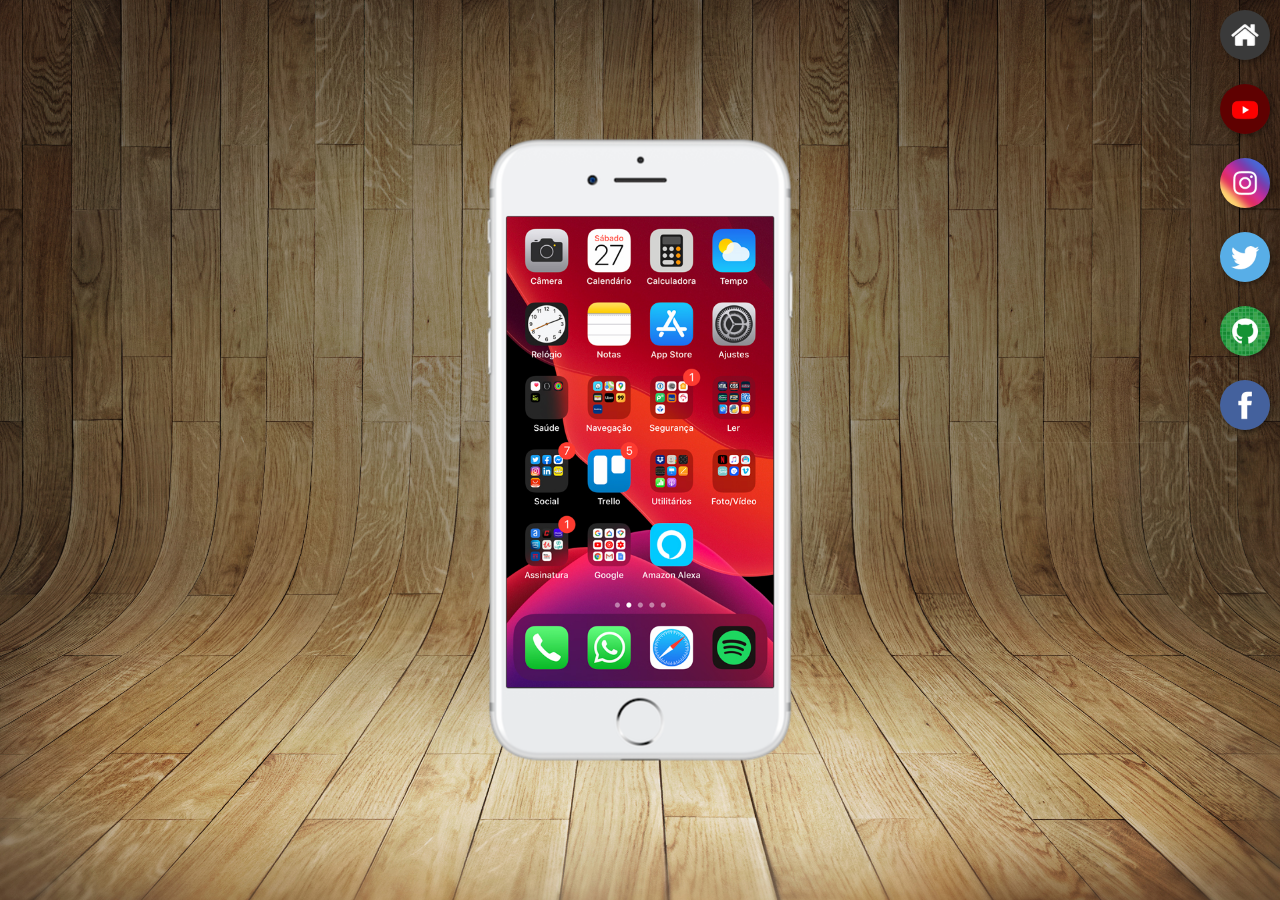
<file: index.html>
<!DOCTYPE html>
<html lang="pt-br">
<head>
    <meta charset="UTF-8">
    <meta name="viewport" content="width=device-width, initial-scale=1.0">
    <link rel="shortcut icon" href="favicon.ico" type="image/x-icon">
    <link rel="stylesheet" href="estilos/style.css">
    <title>Projeto Redes Sociais</title>
</head>
<body>
    <main>
        <section id="telefone">
            <iframe src="home.html" name="tela" id="tela" frameborder="0">
                Seu navegador não é compativel com isso.
            </iframe>
        </section>
        <section id="redes-sociais">
            <a href="home.html" target="tela"><img src="imagens/logo-home.jpg" alt="home"></a><br>
            <a href="youtube.html" target="tela"><img src="imagens/logo-youtube.jpg" alt="youtube"></a><br>
            <a href="instagram.html" target="tela"><img src="imagens/logo-instagram.jpg" alt="instagram"></a><br>
            <a href="twitter.html" target="tela"><img src="imagens/logo-twitter.jpg" alt="twitter"></a><br>
            <a href="github.html" target="tela"><img src="imagens/logo-github.jpg" alt="github"></a><br>
            <a href="facebook.html" target="tela"><img src="imagens/logo-facebook.jpg" alt="facebook"></a> 
        </section>
    </main>
</body>
</html>
</file>
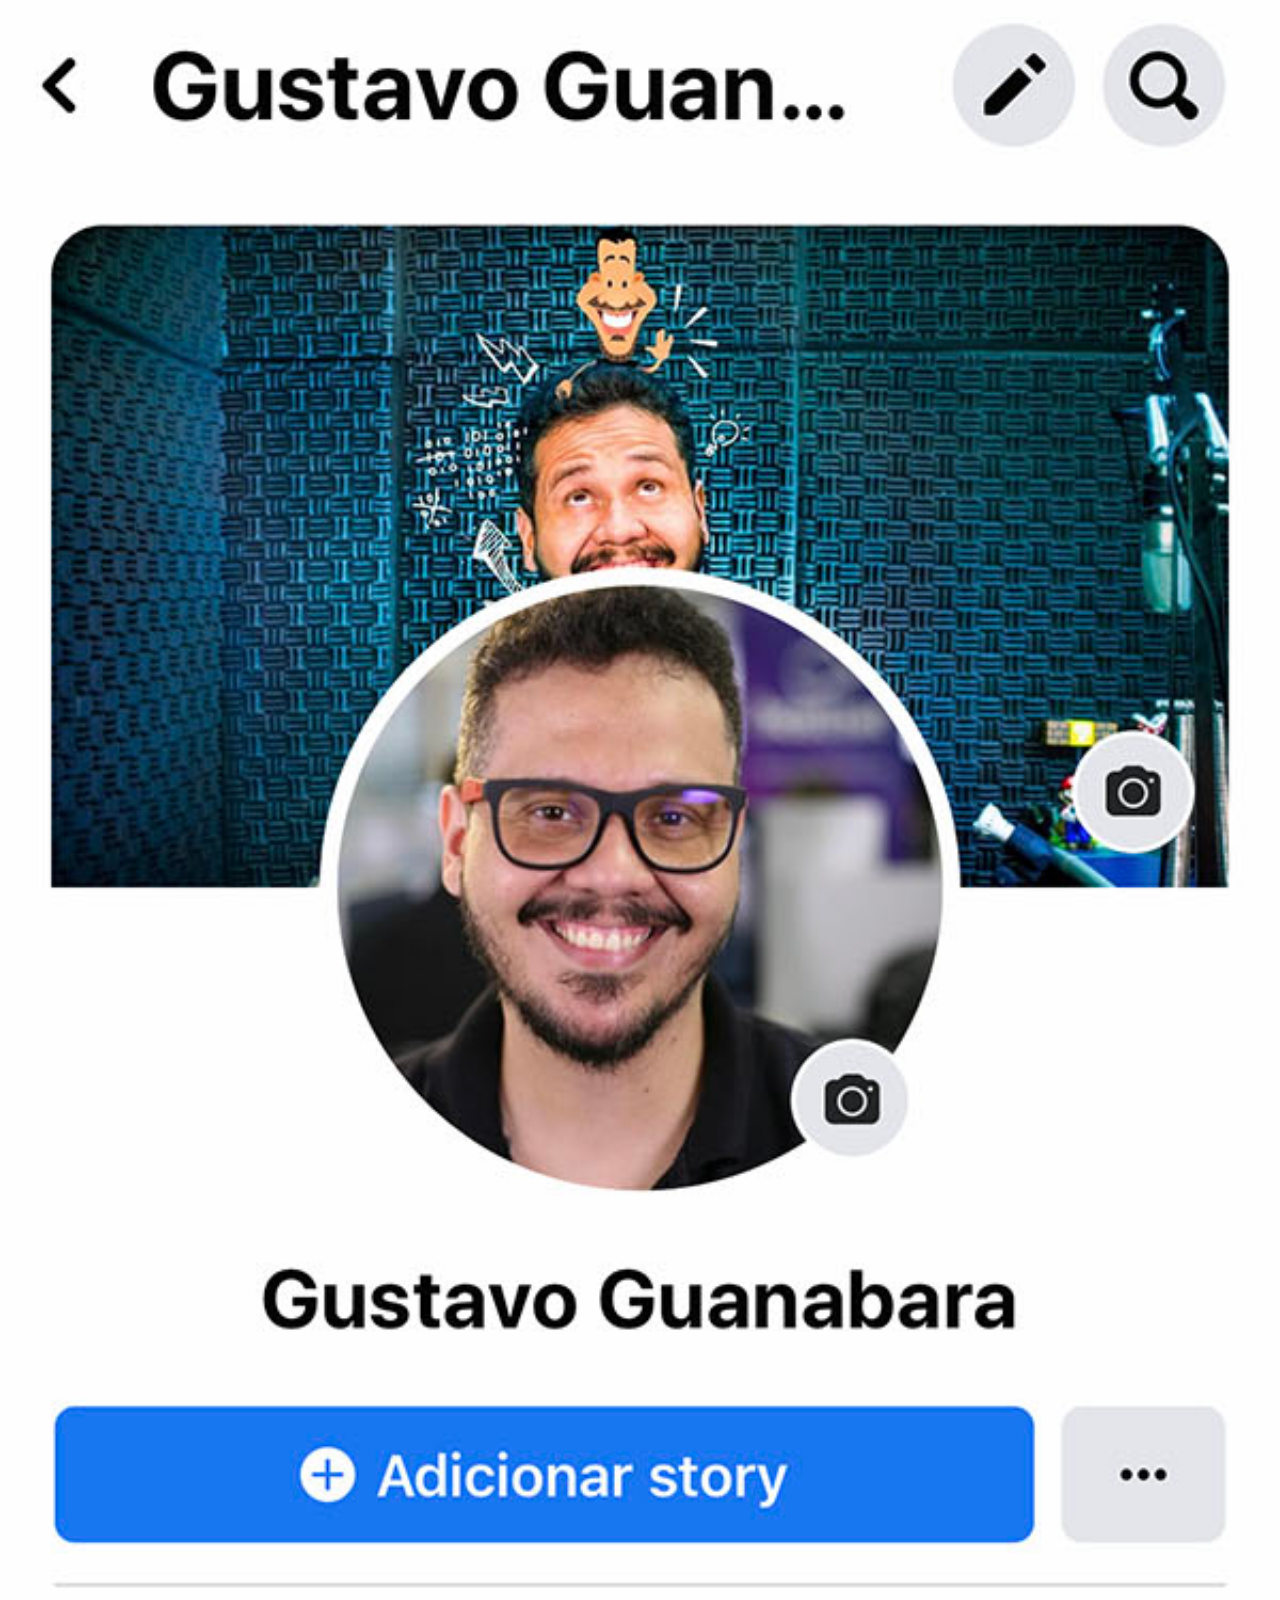
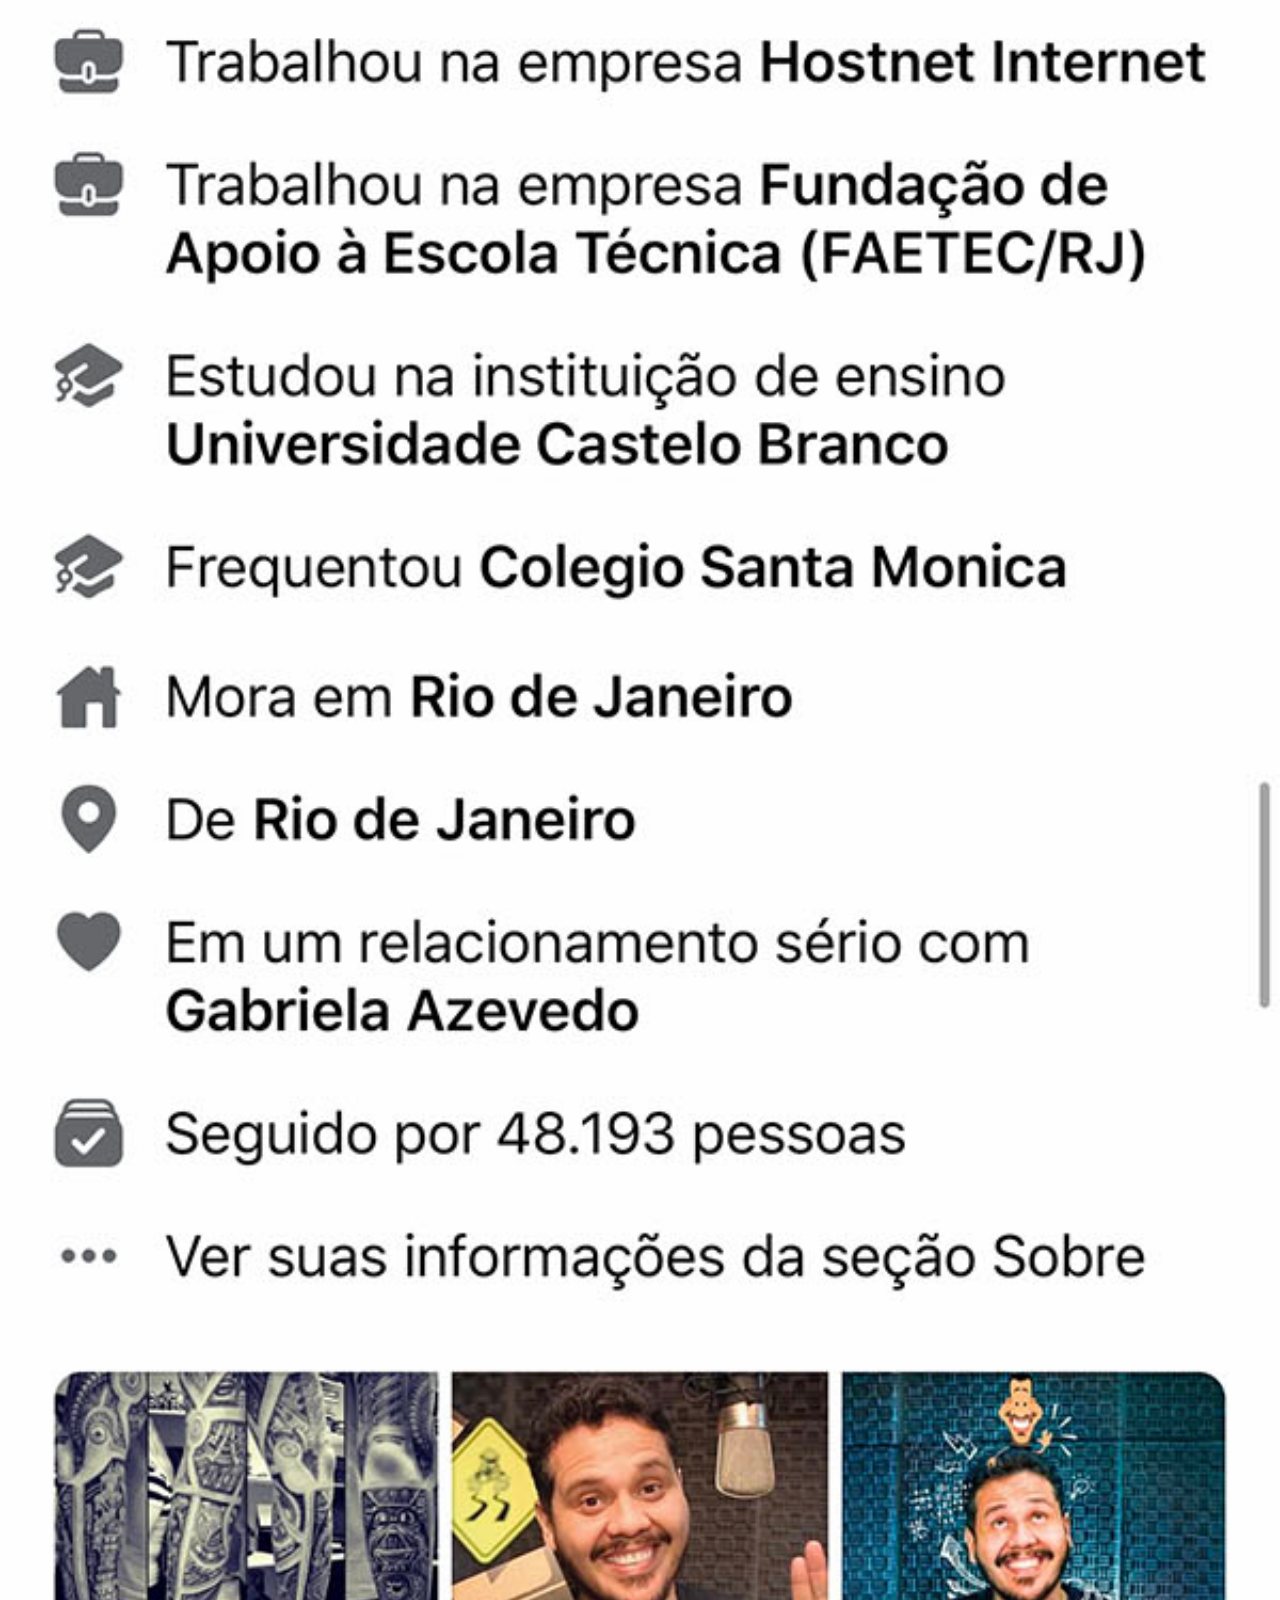
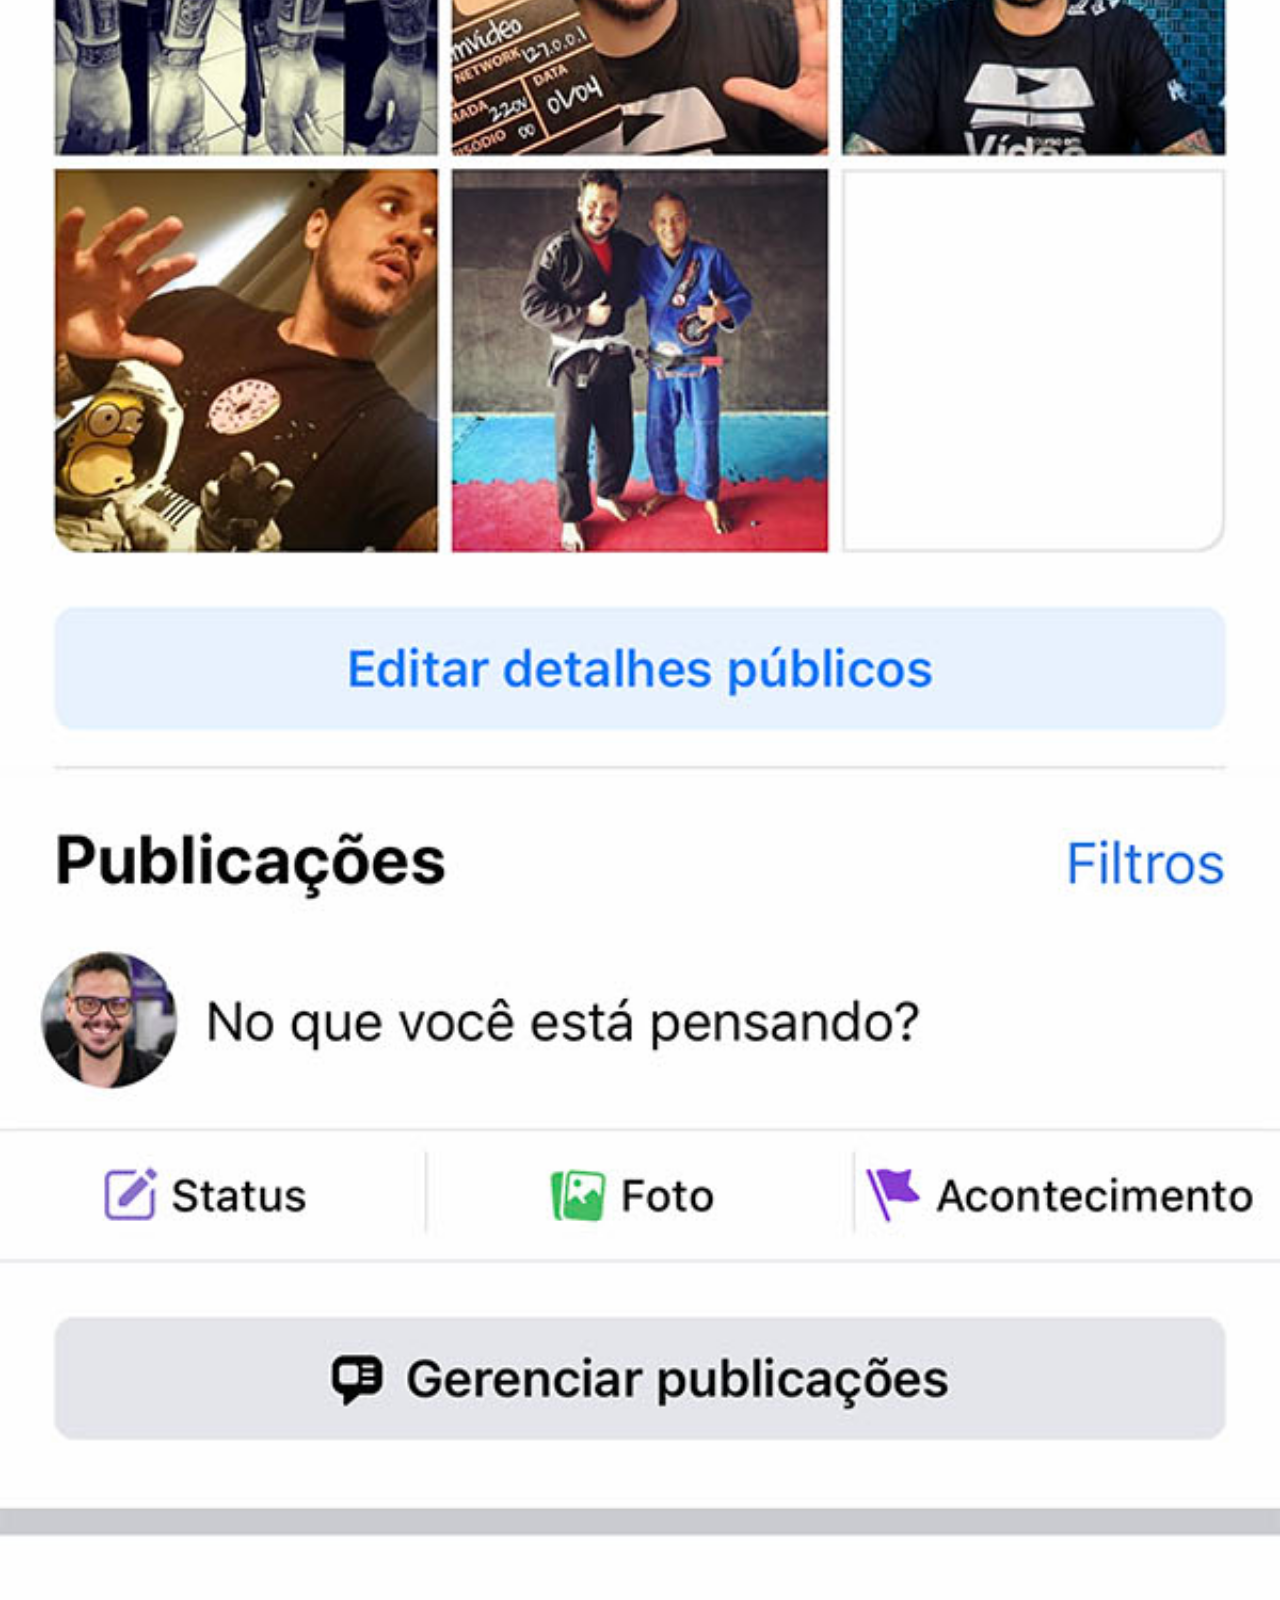
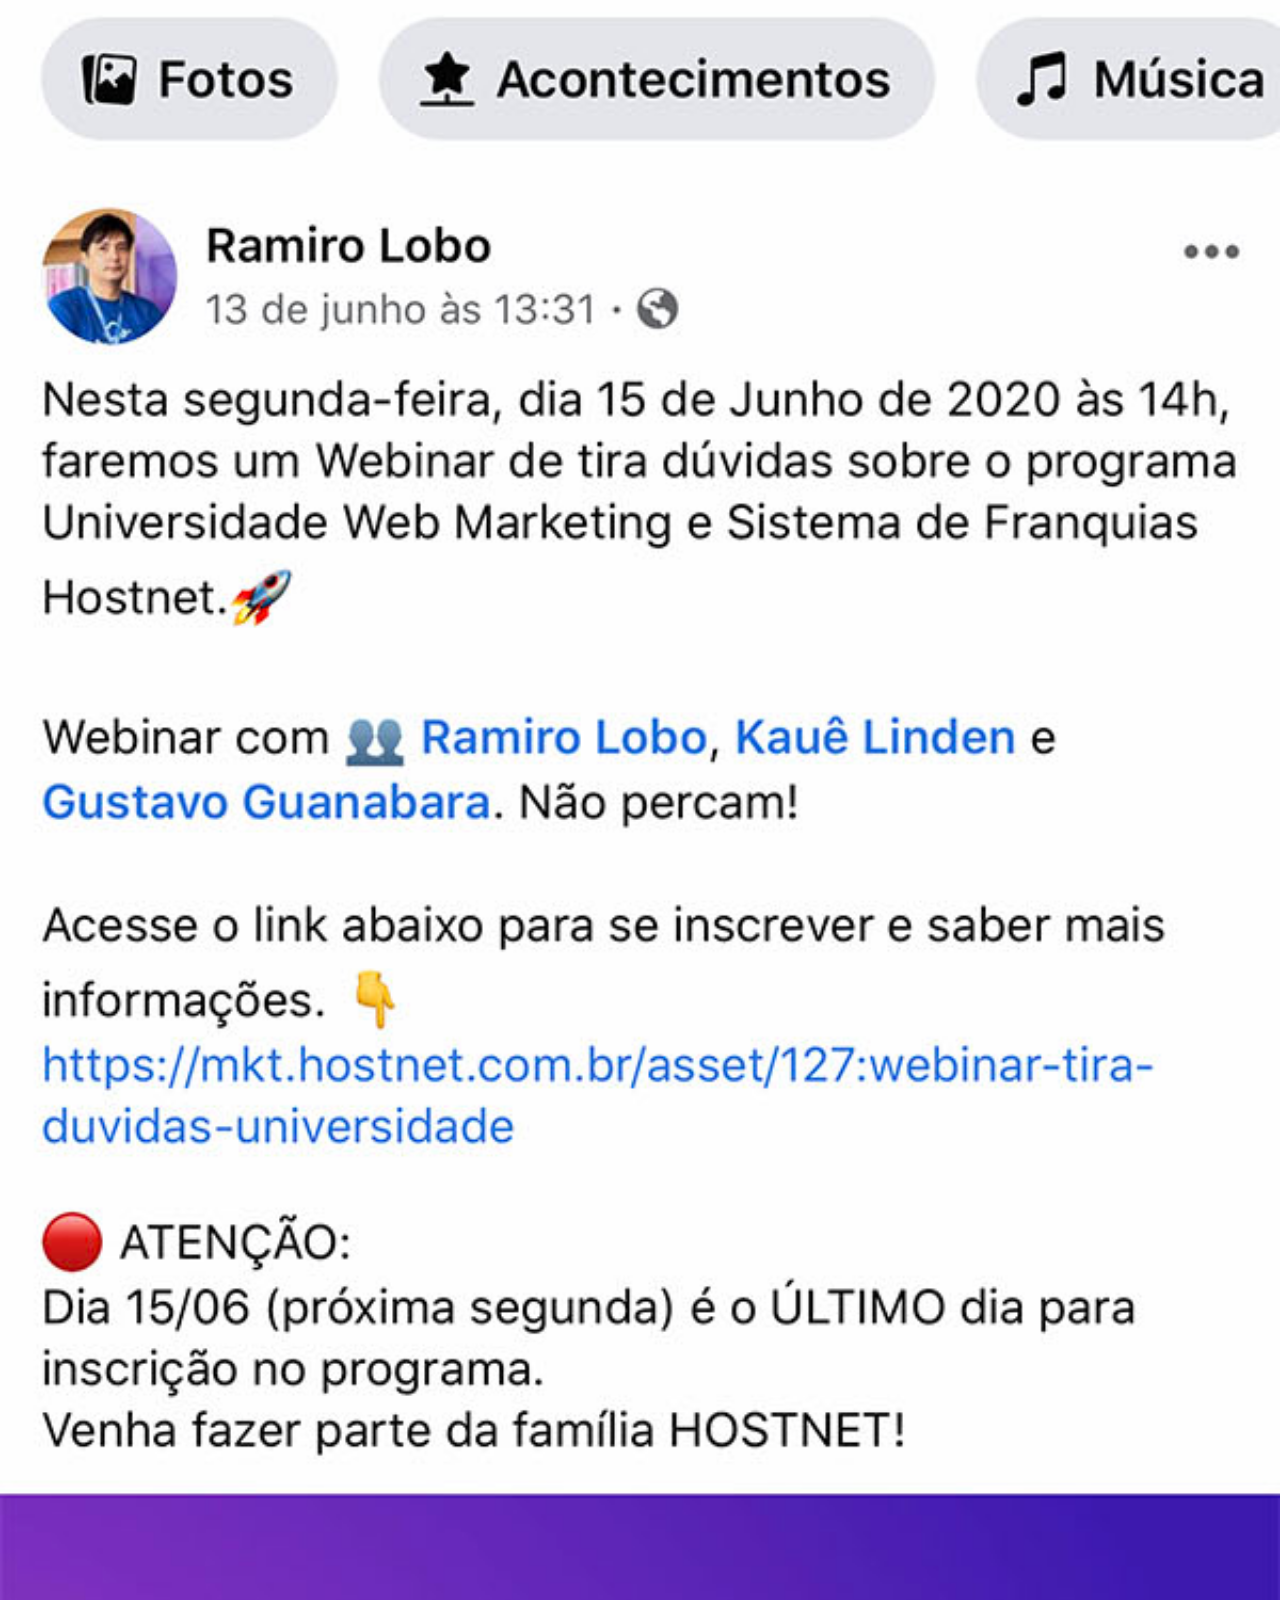
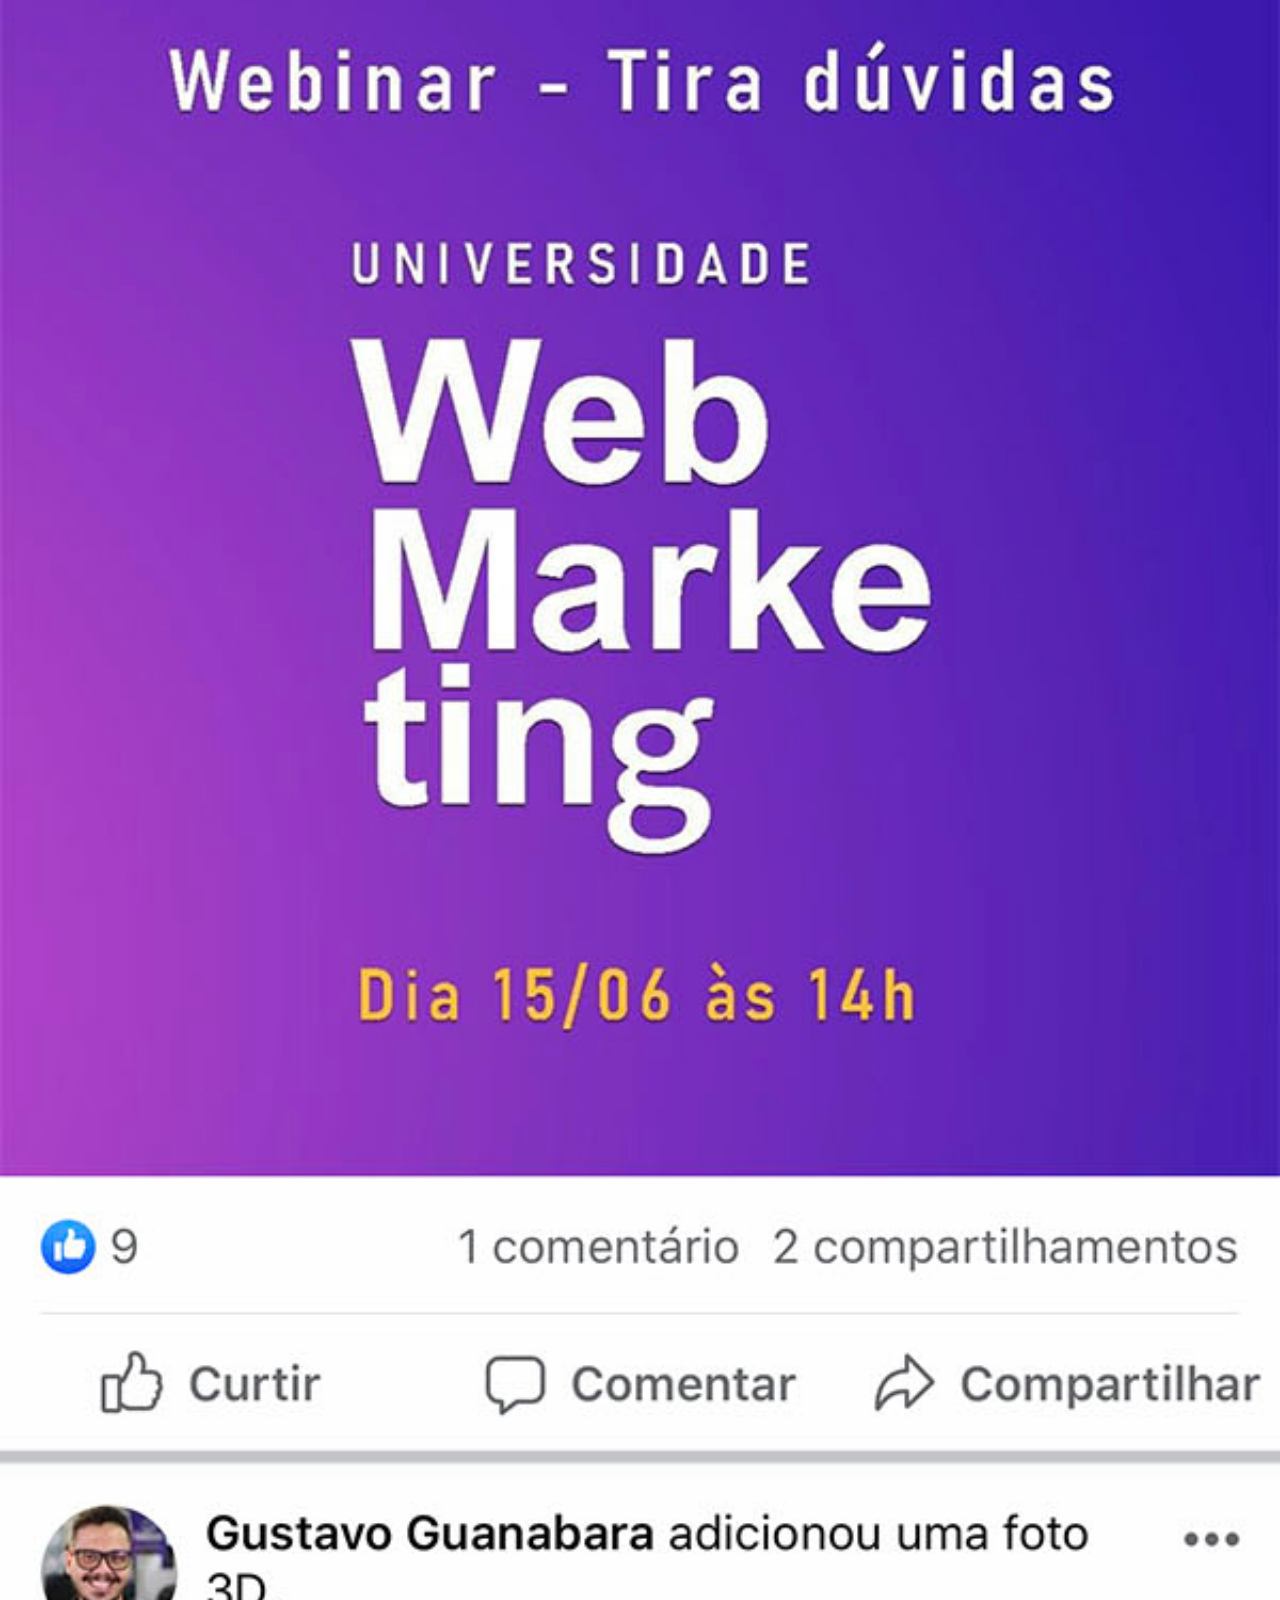
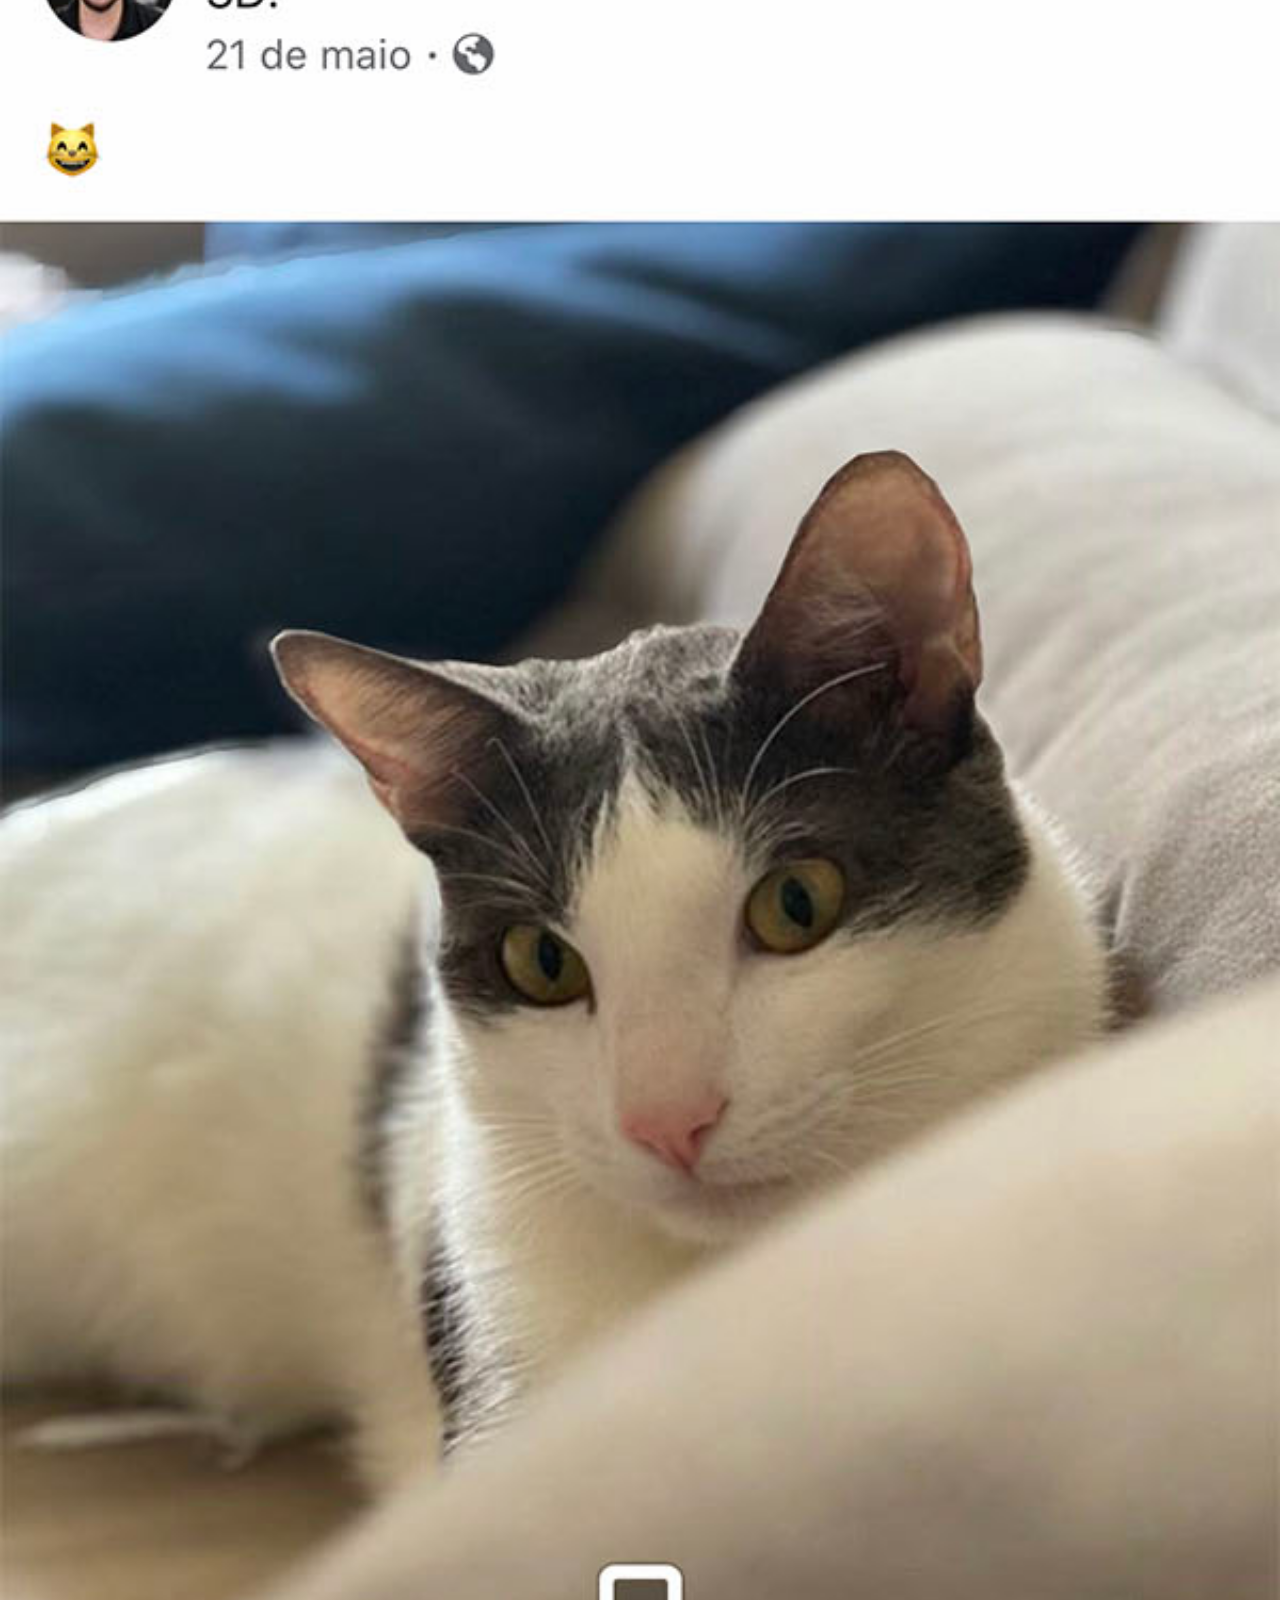
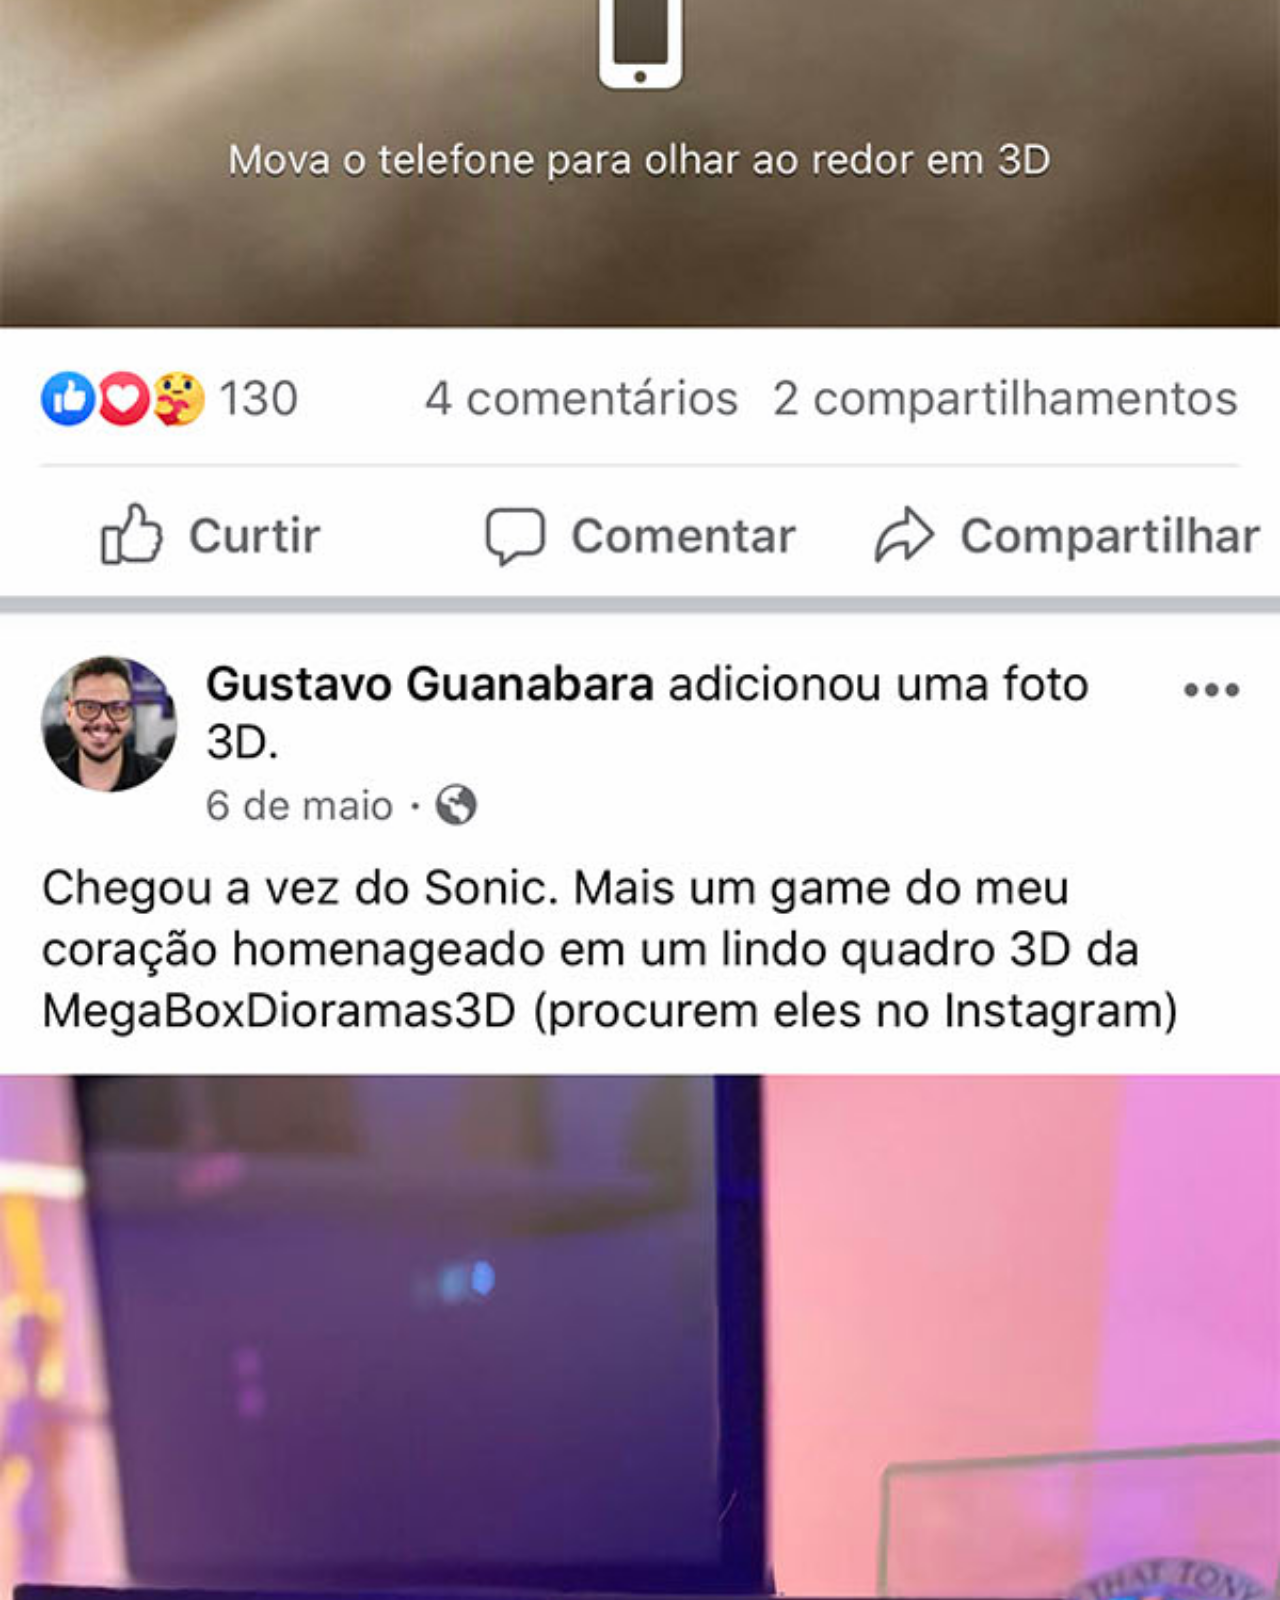
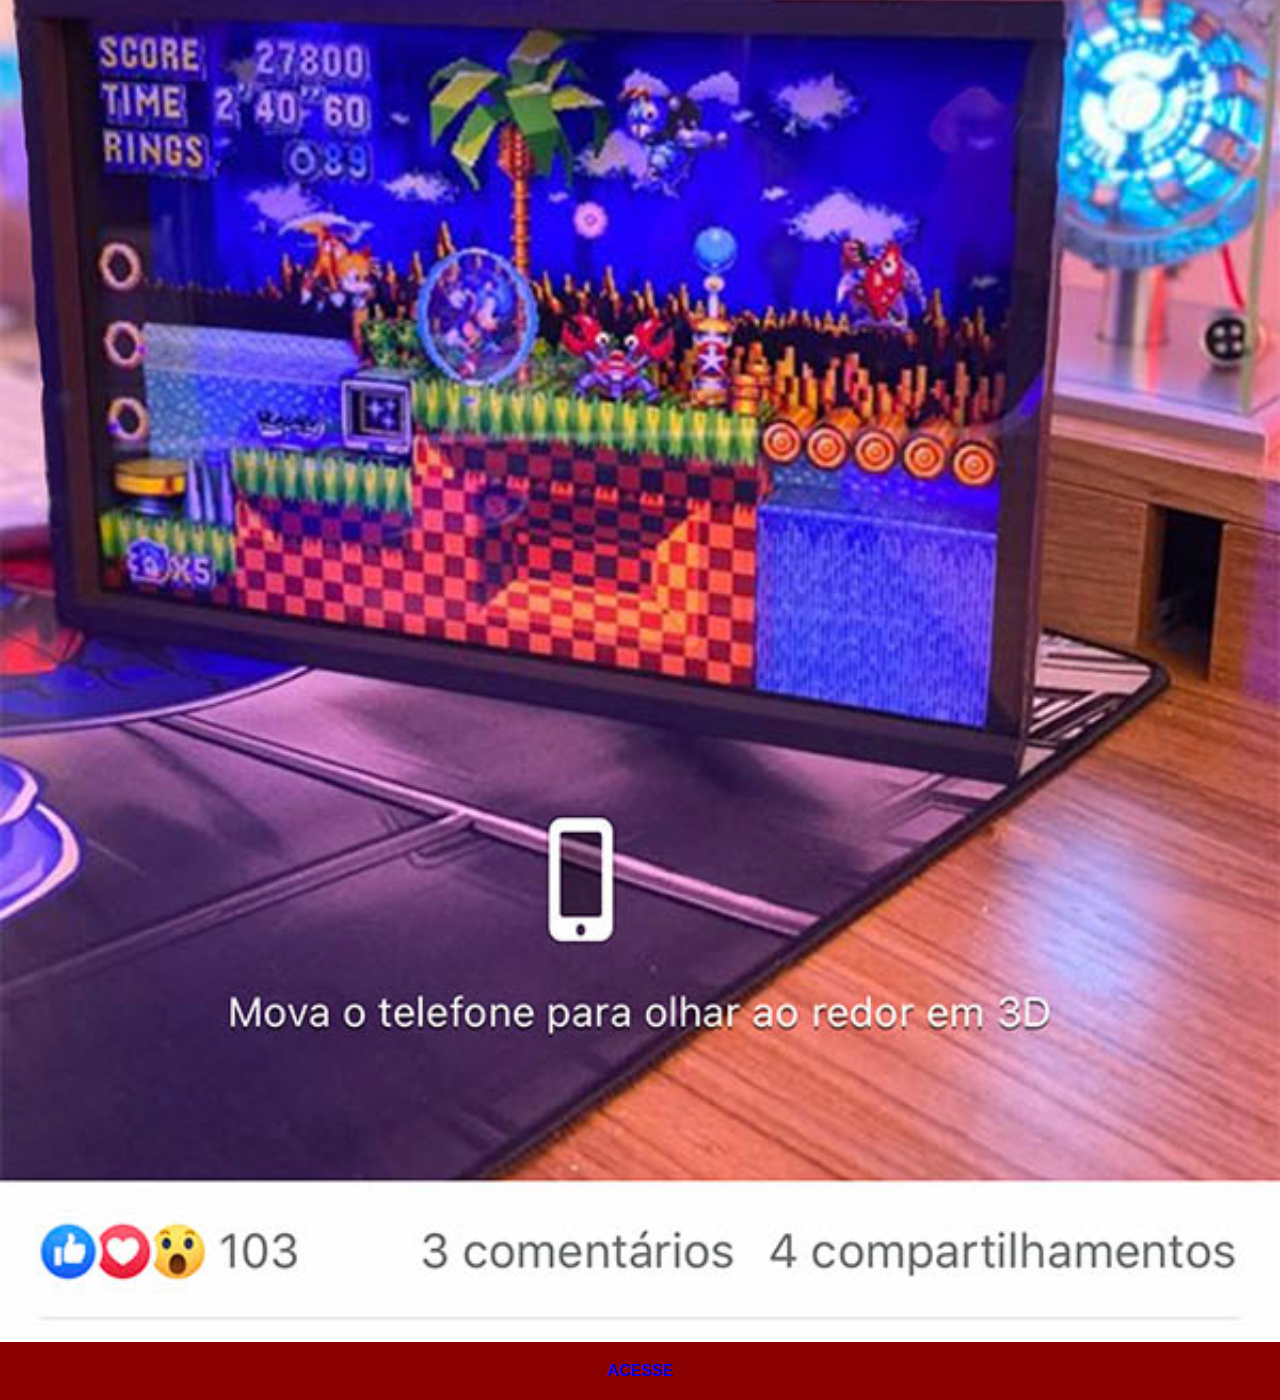
<file: facebook.html>
<!DOCTYPE html>
<html lang="pt-br">
<head>
    <meta charset="UTF-8">
    <meta name="viewport" content="width=device-width, initial-scale=1.0">
    <title>Facebook</title>
    <link rel="stylesheet" href="estilos/social.css">
</head>
<body>
    <img src="imagens/tela-facebook.jpg" alt="facebook">
    <a href="facebook.com">ACESSE</a>
</body>
</html>
</file>
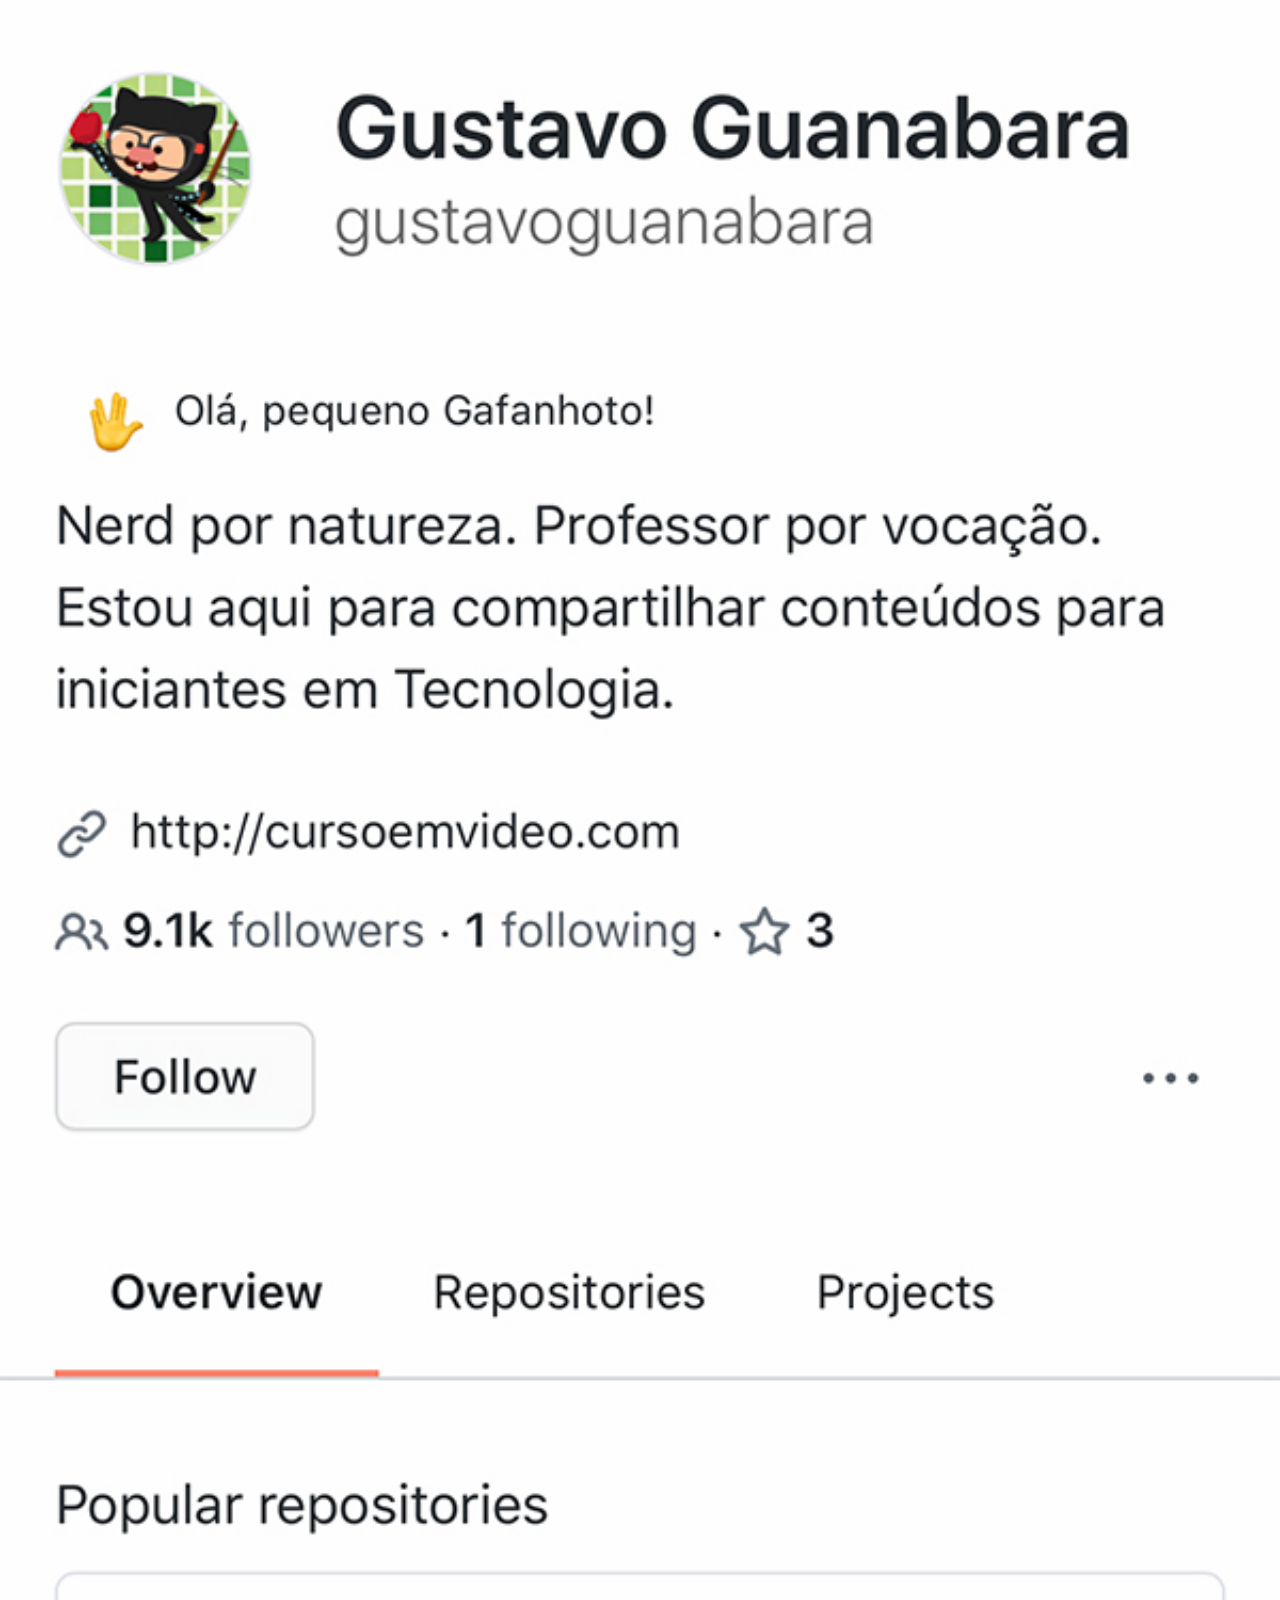
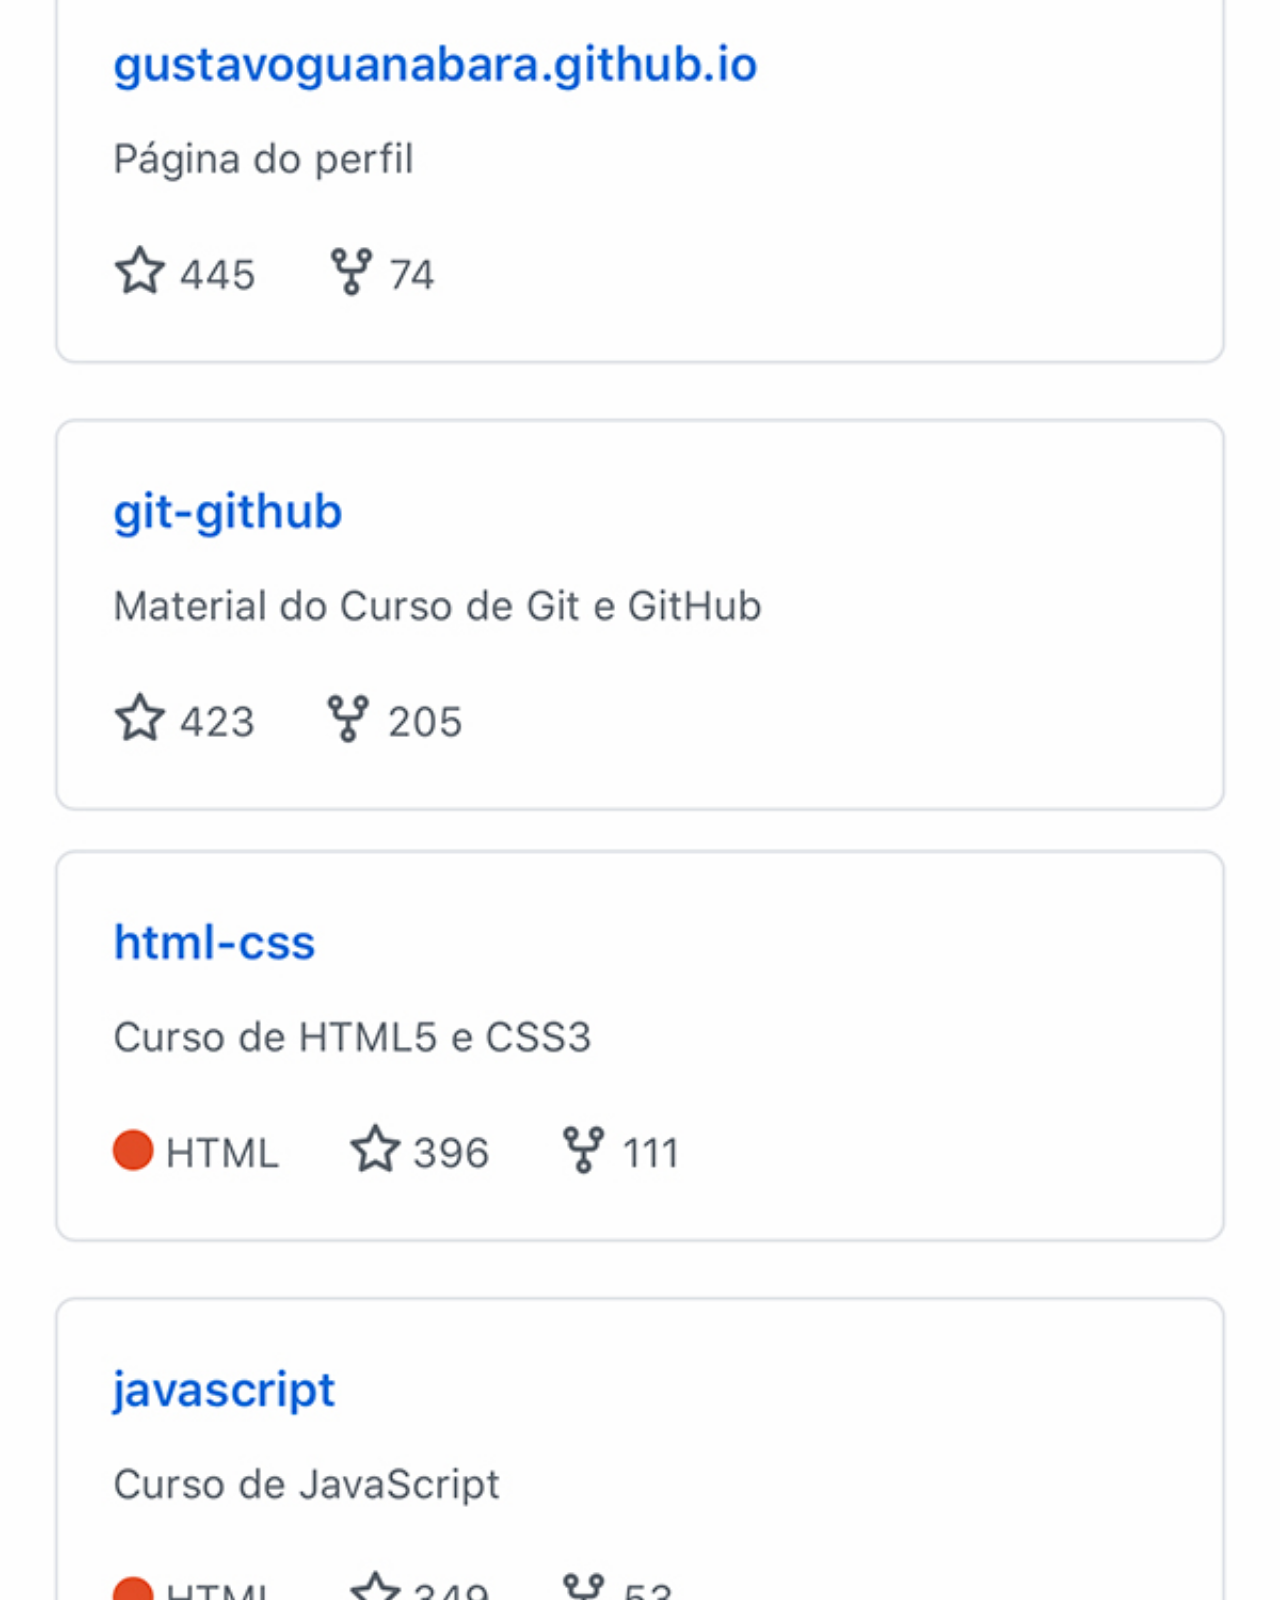
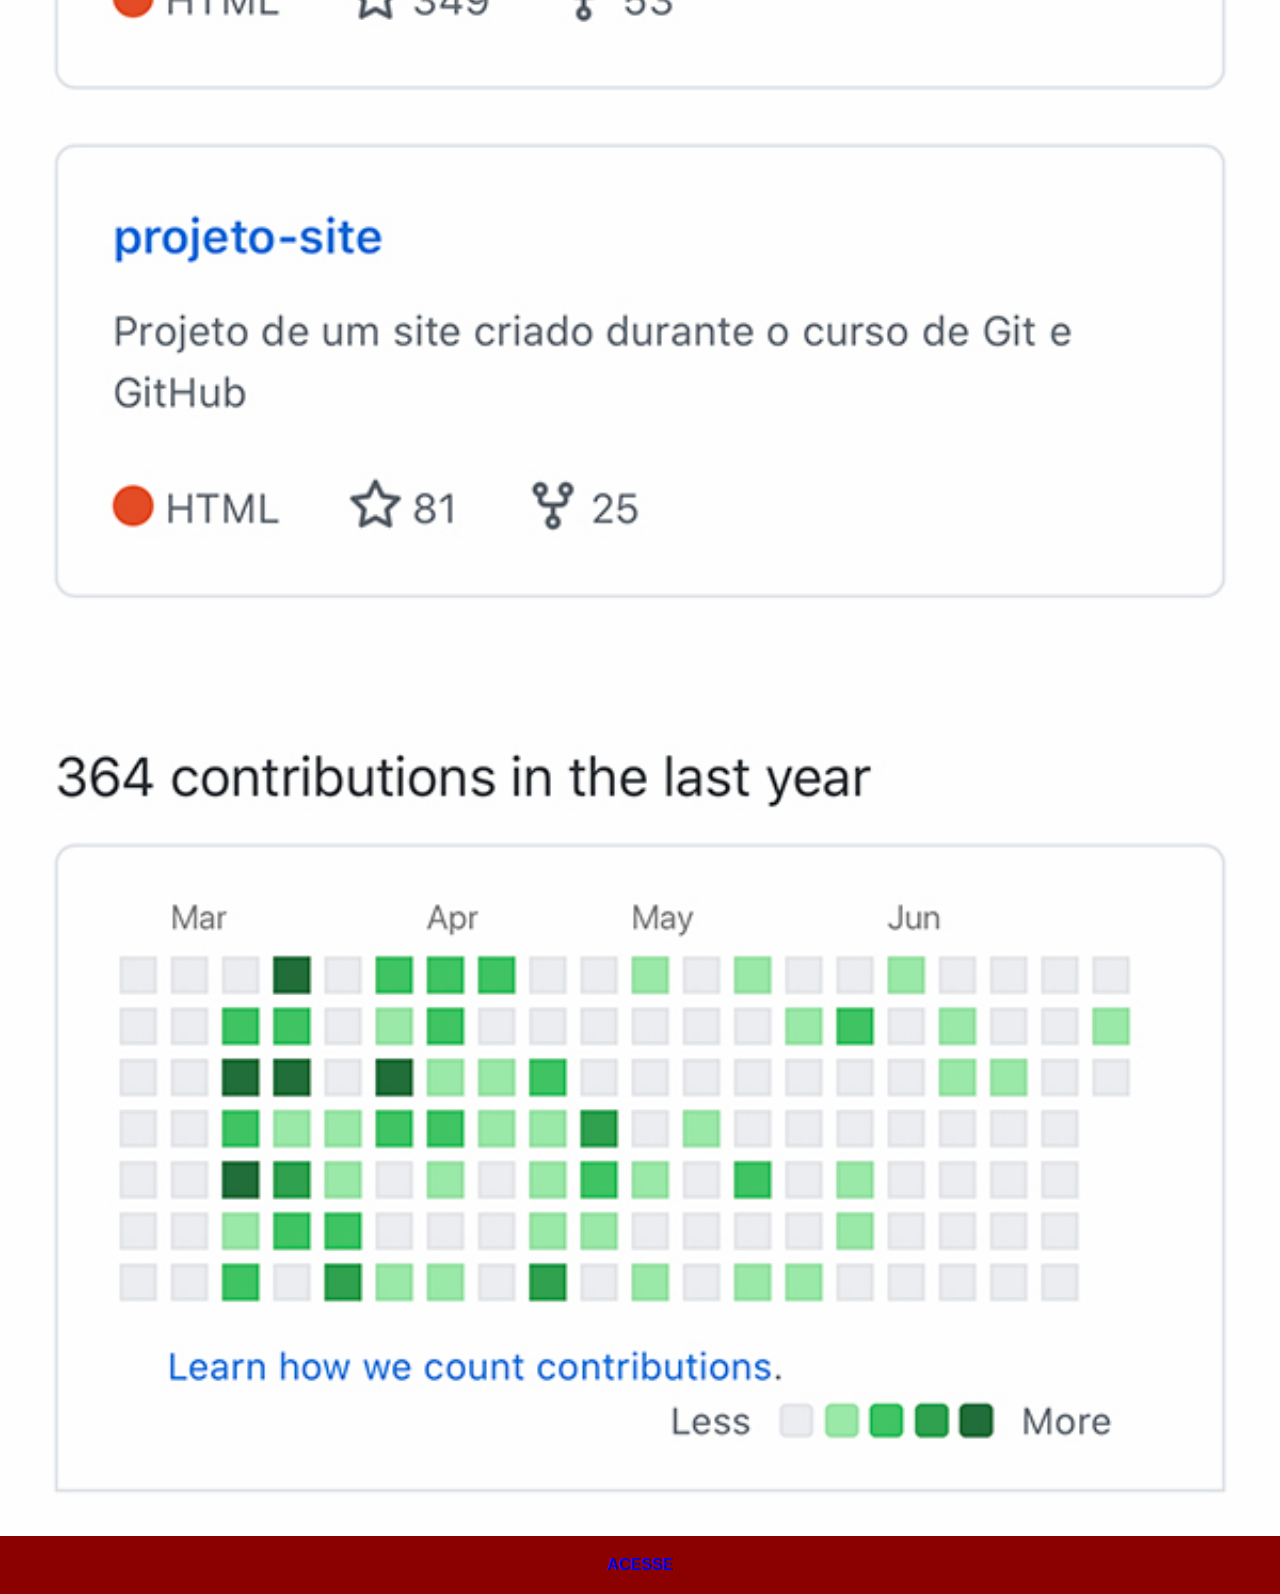
<file: github.html>
<!DOCTYPE html>
<html lang="pt-br">
<head>
    <meta charset="UTF-8">
    <meta name="viewport" content="width=device-width, initial-scale=1.0">
    <title>Github</title>
    <link rel="stylesheet" href="estilos/social.css">
</head>
<body>
    <img src="imagens/tela-github.jpg" alt="github">
    <a href="https://github.com/GuiiZ1n" target="_blank">ACESSE</a>
</body>
</html>
</file>
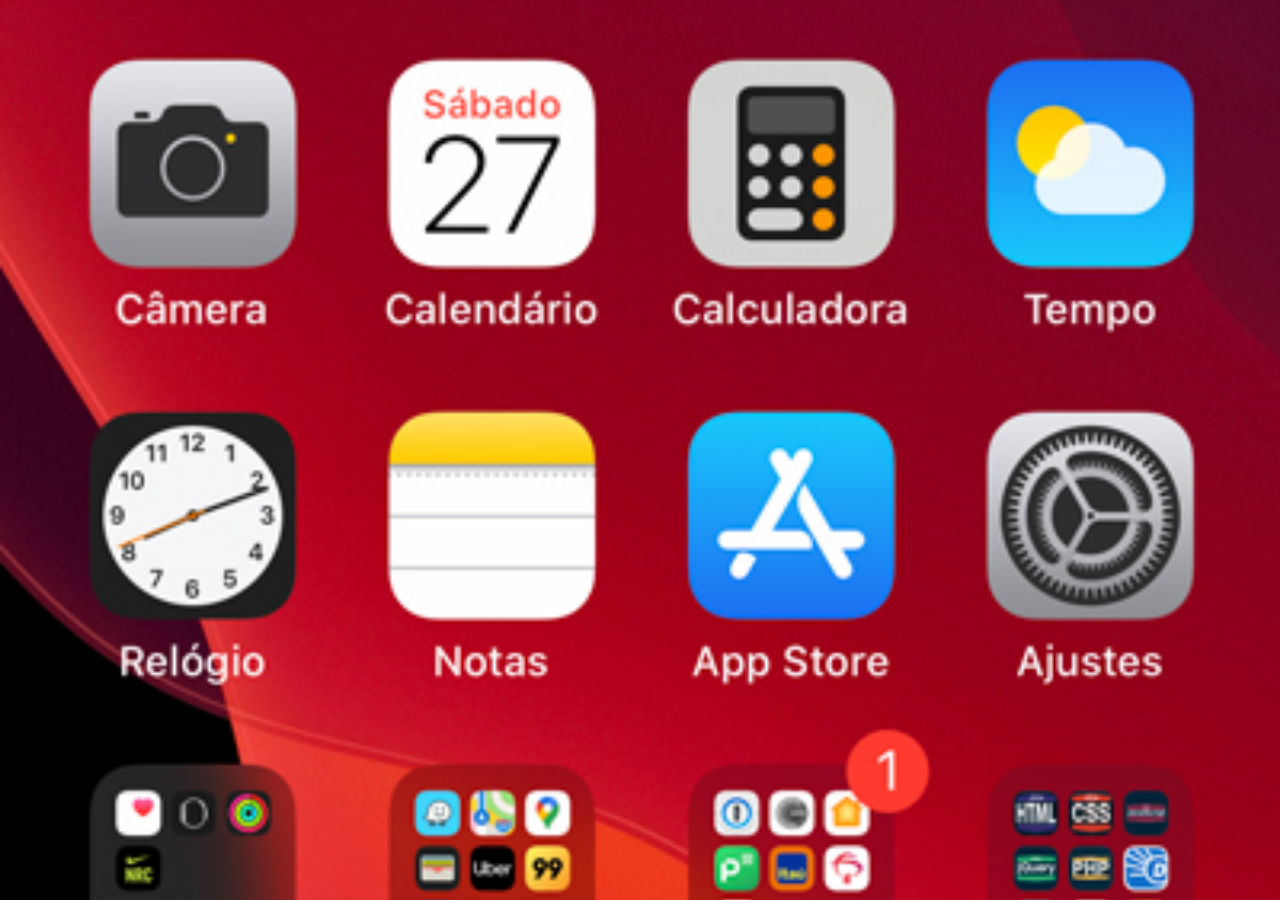
<file: home.html>
<!DOCTYPE html>
<html lang="pt-br">
<head>
    <meta charset="UTF-8">
    <meta name="viewport" content="width=device-width, initial-scale=1.0">
    <title>Home</title>
</head>
<style>
    * {
        margin: 0;
        padding: 0;
    }

    body {
        width: 100vw;
        height: 100vh;
        background: black url(imagens/tela-home.jpg) no-repeat top center;
        background-size: cover;
    }


</style>
<body>

</body>
</html>
</file>
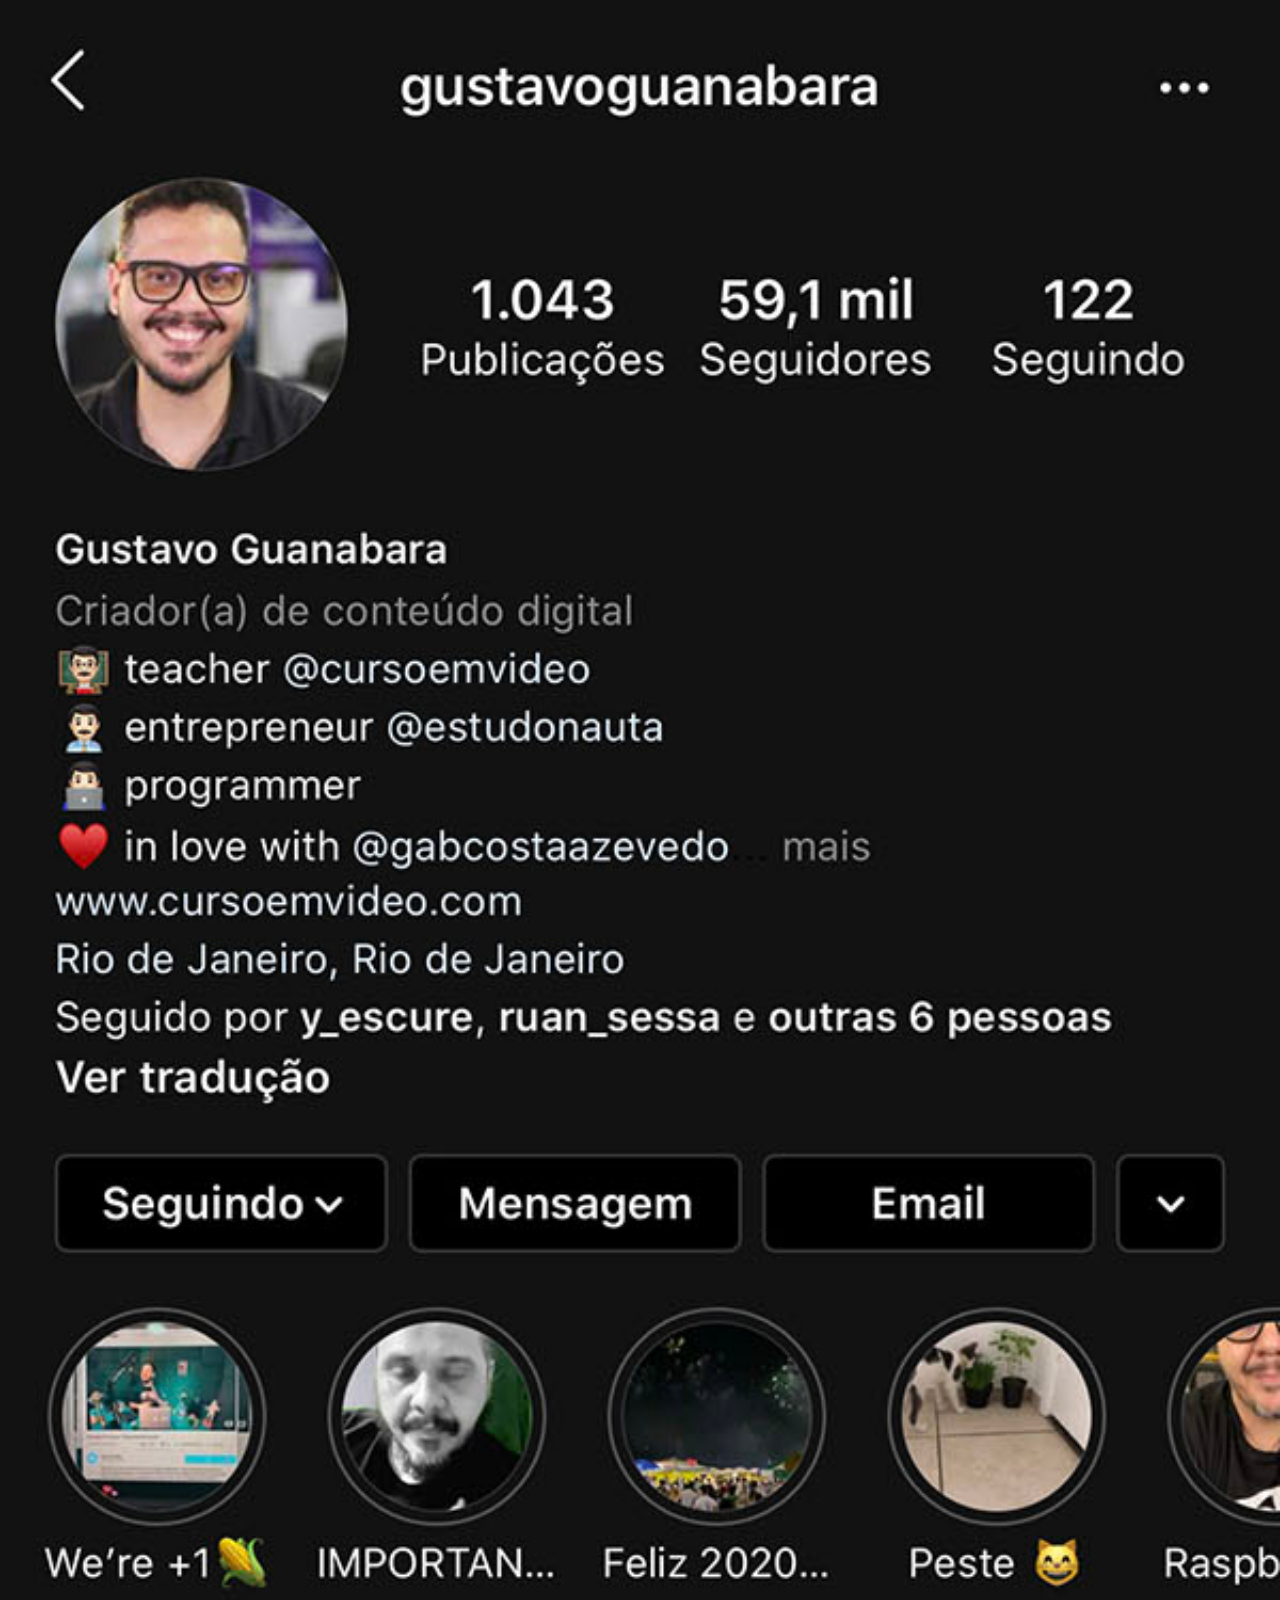
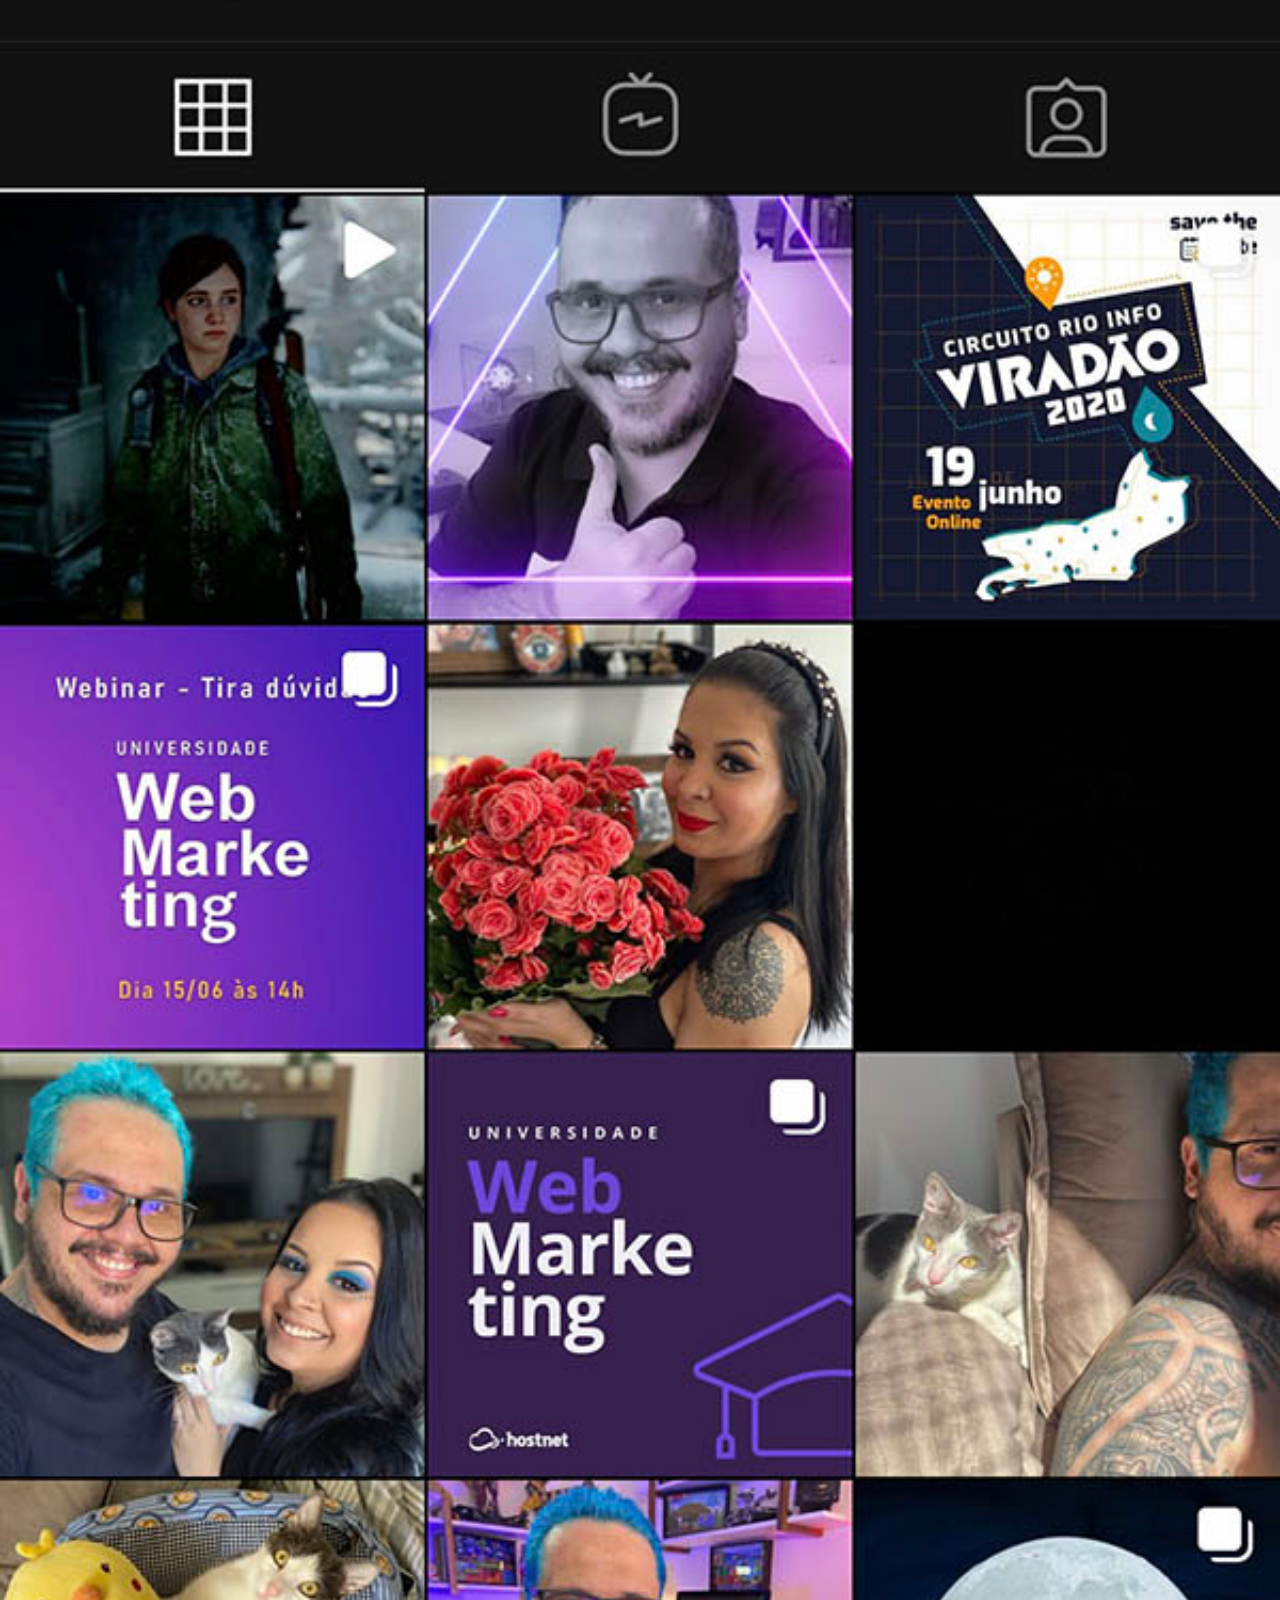
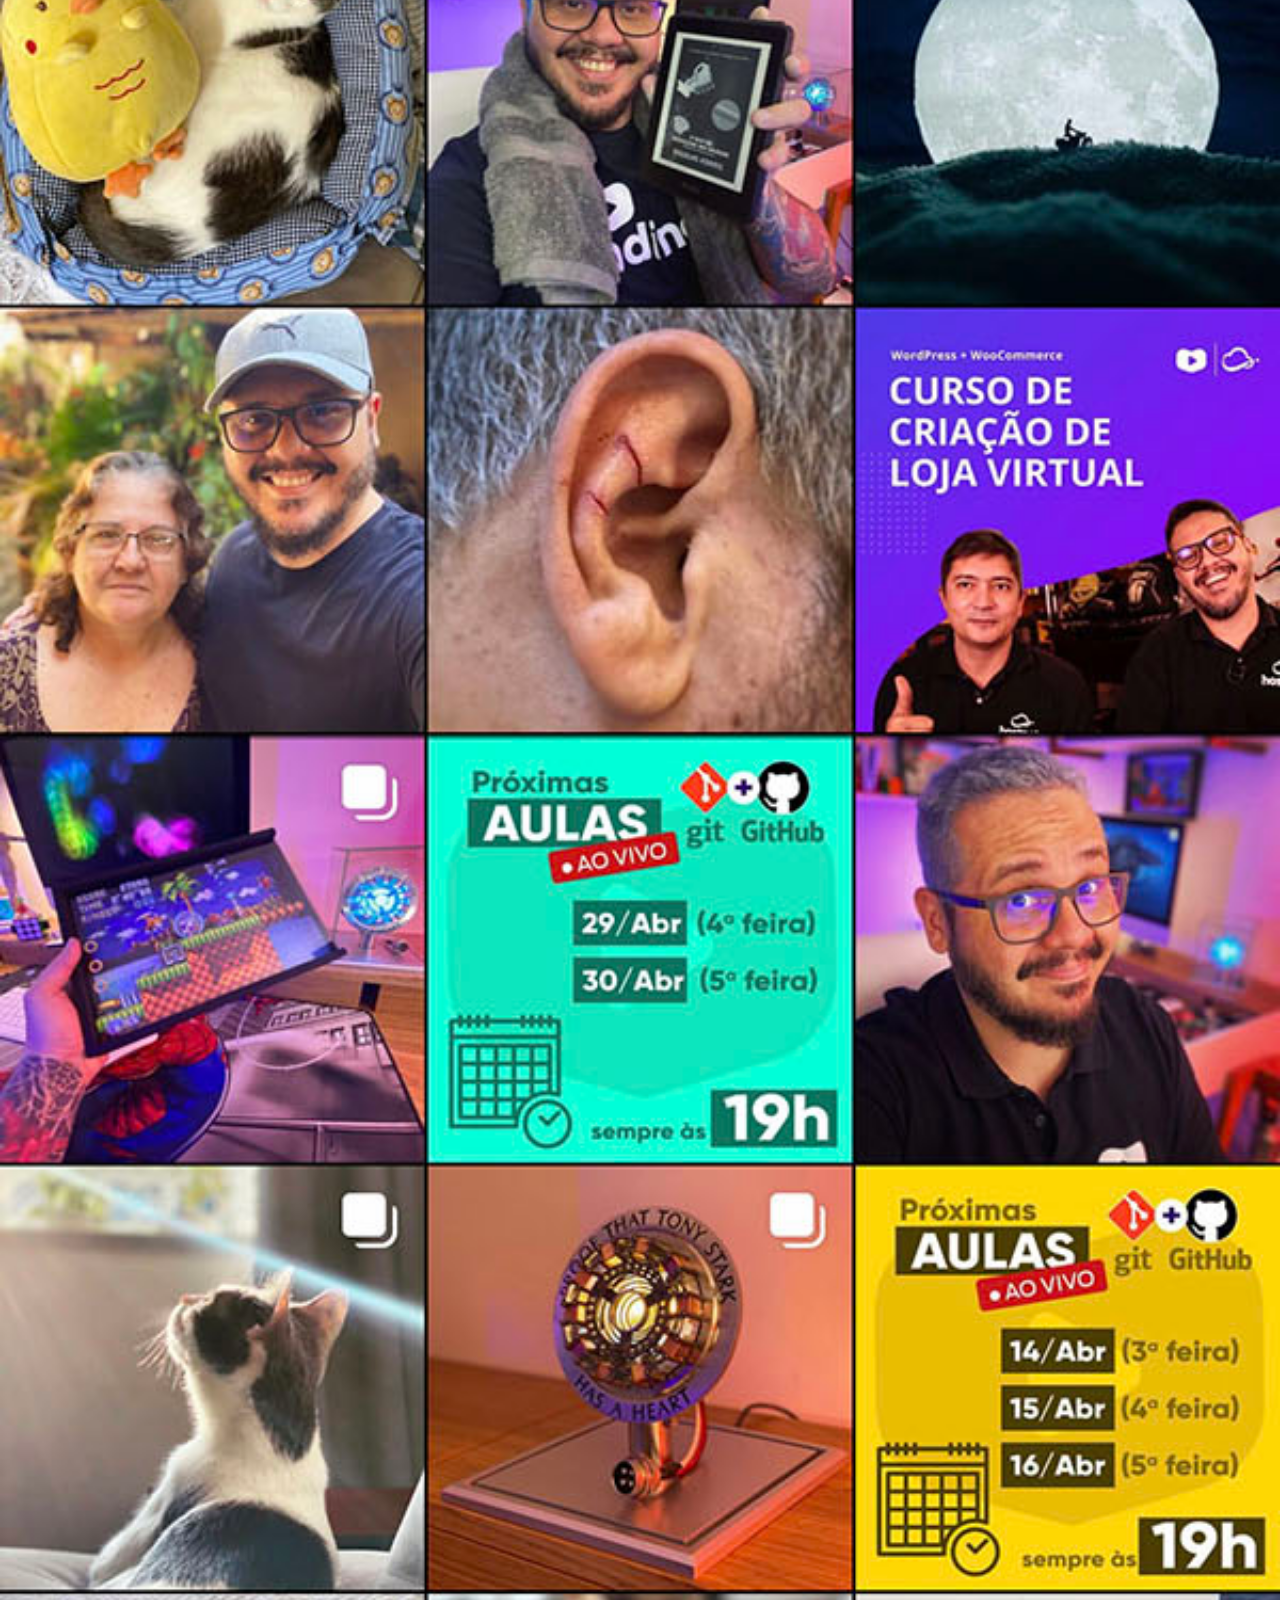
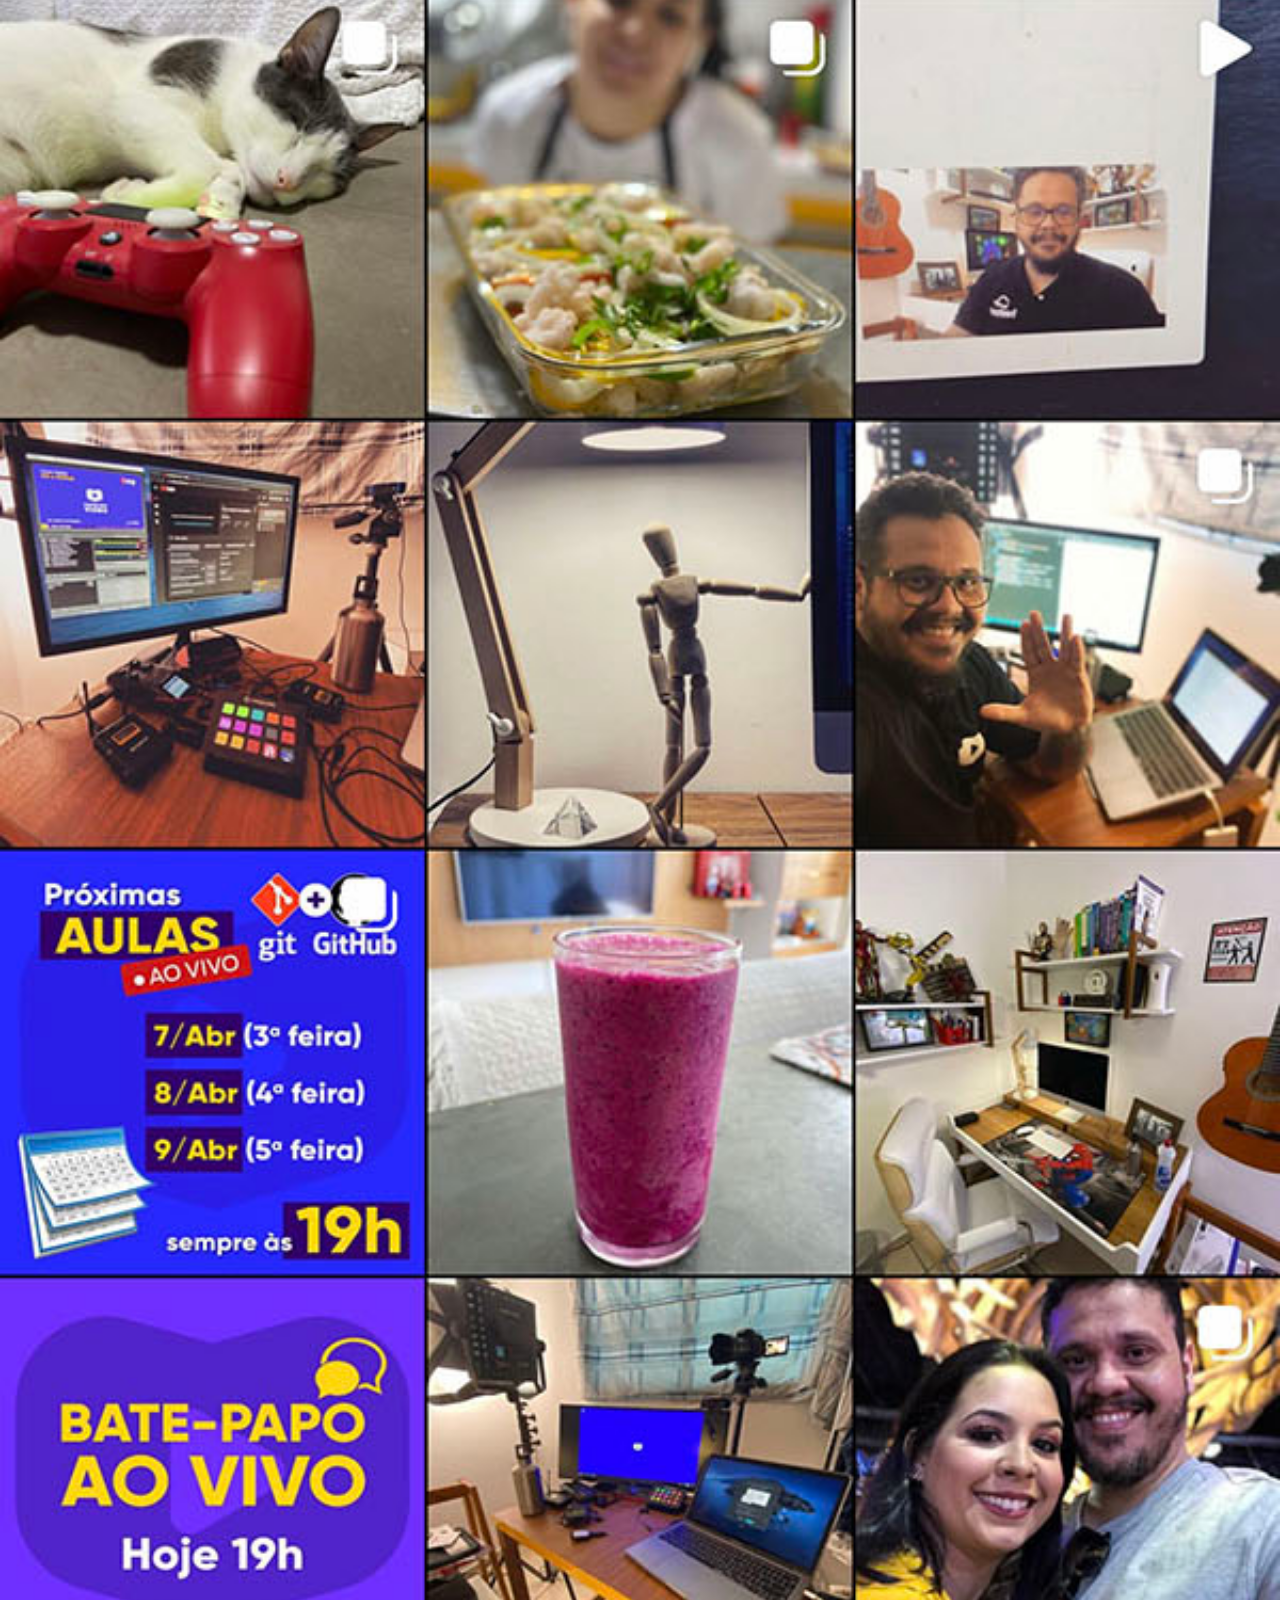
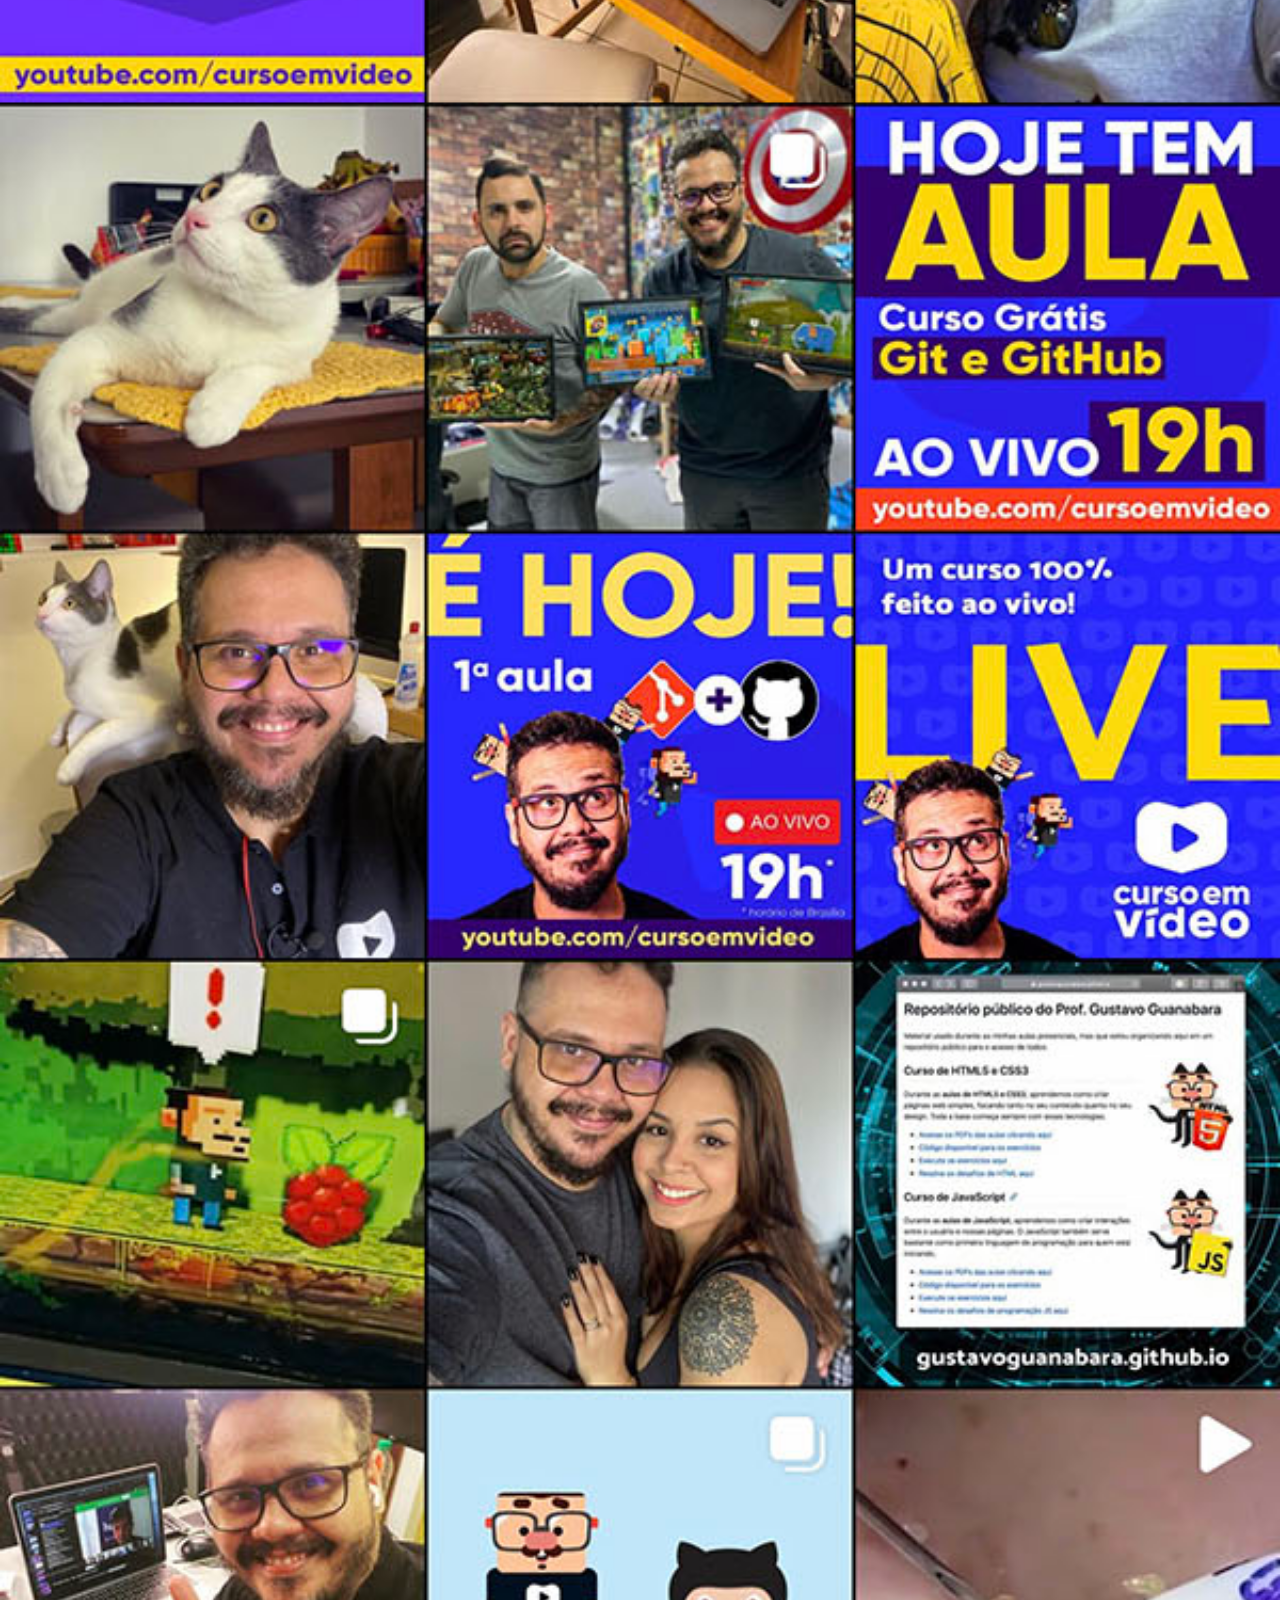
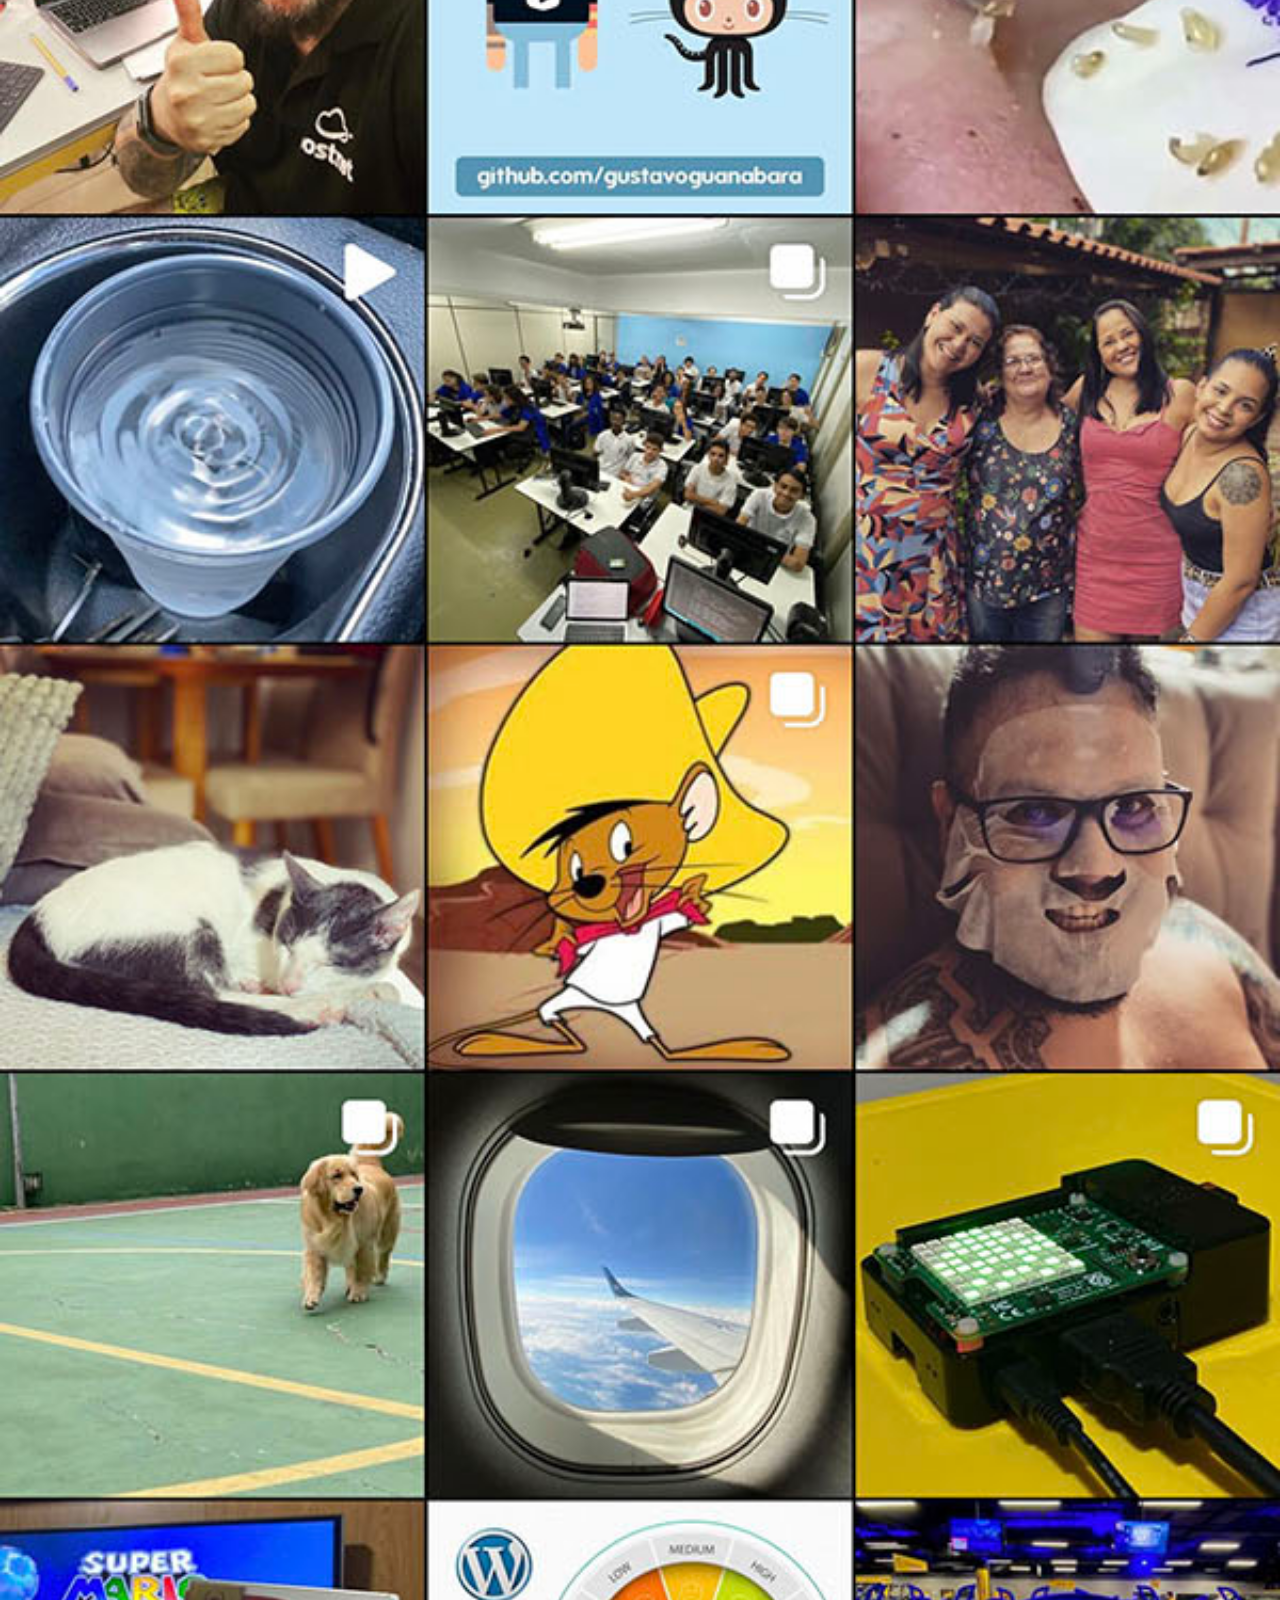
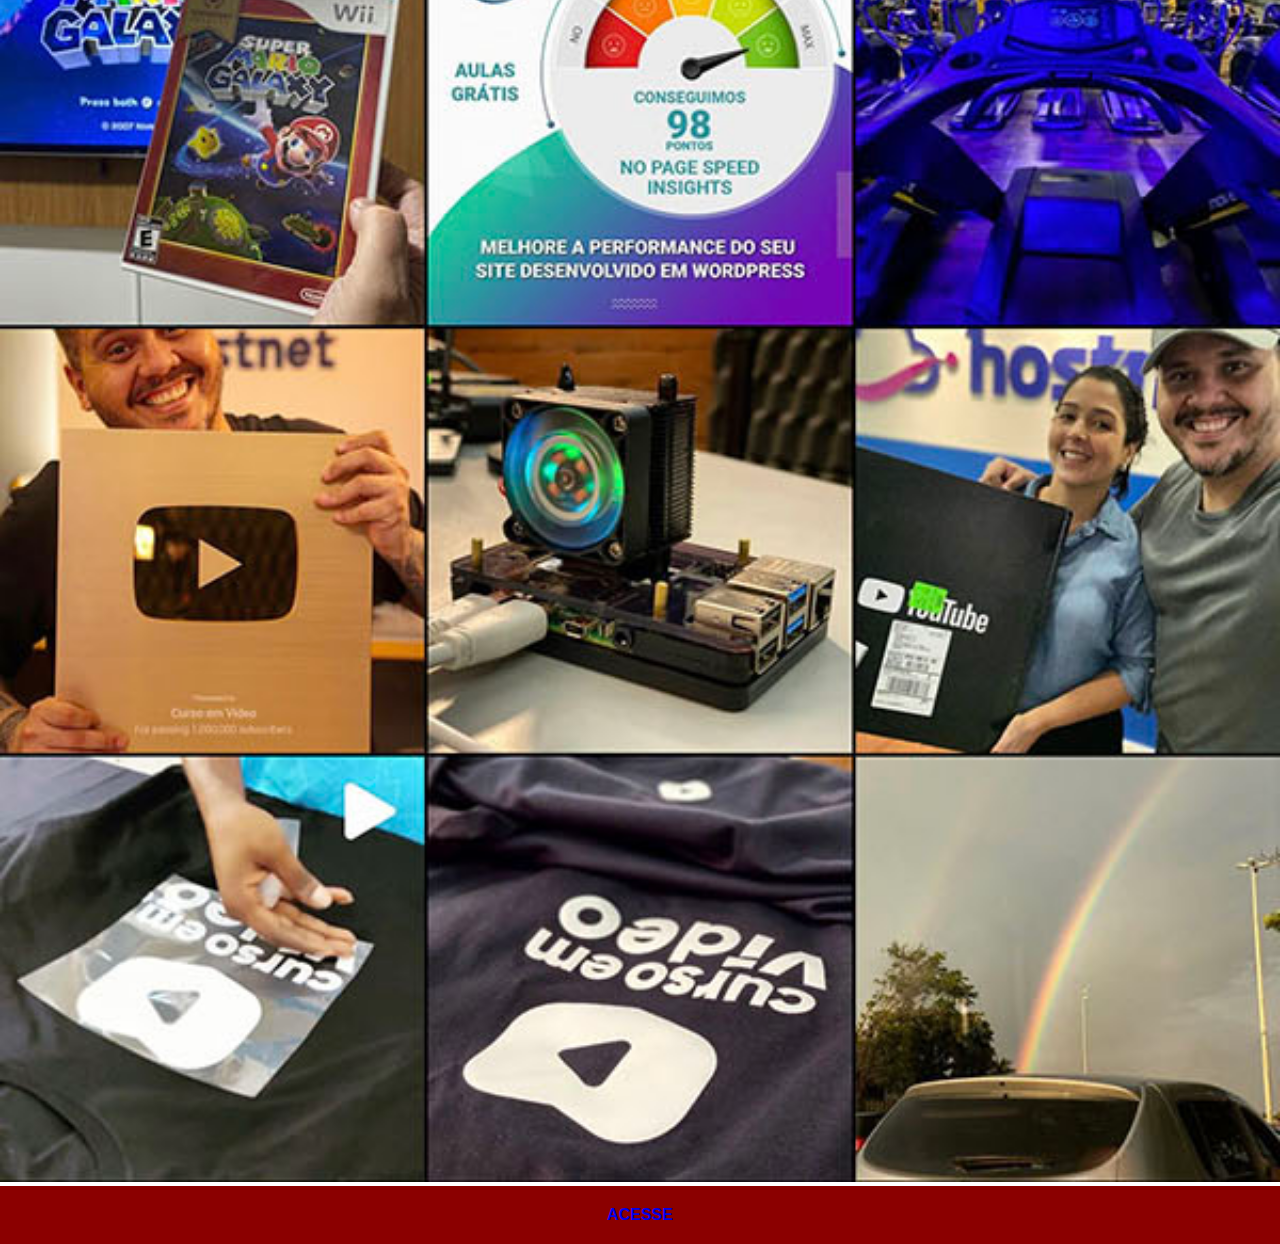
<file: instagram.html>
<!DOCTYPE html>
<html lang="pt-br">
<head>
    <meta charset="UTF-8">
    <meta name="viewport" content="width=device-width, initial-scale=1.0">
    <title>Instagram</title>
    <link rel="stylesheet" href="estilos/social.css">
</head>
<body>
    <img src="imagens/tela-instagram.jpg" alt="instagram">
    <a href="https://www.instagram.com/araujooguii/?next=%2F">ACESSE</a>
</body>
</html>
</file>
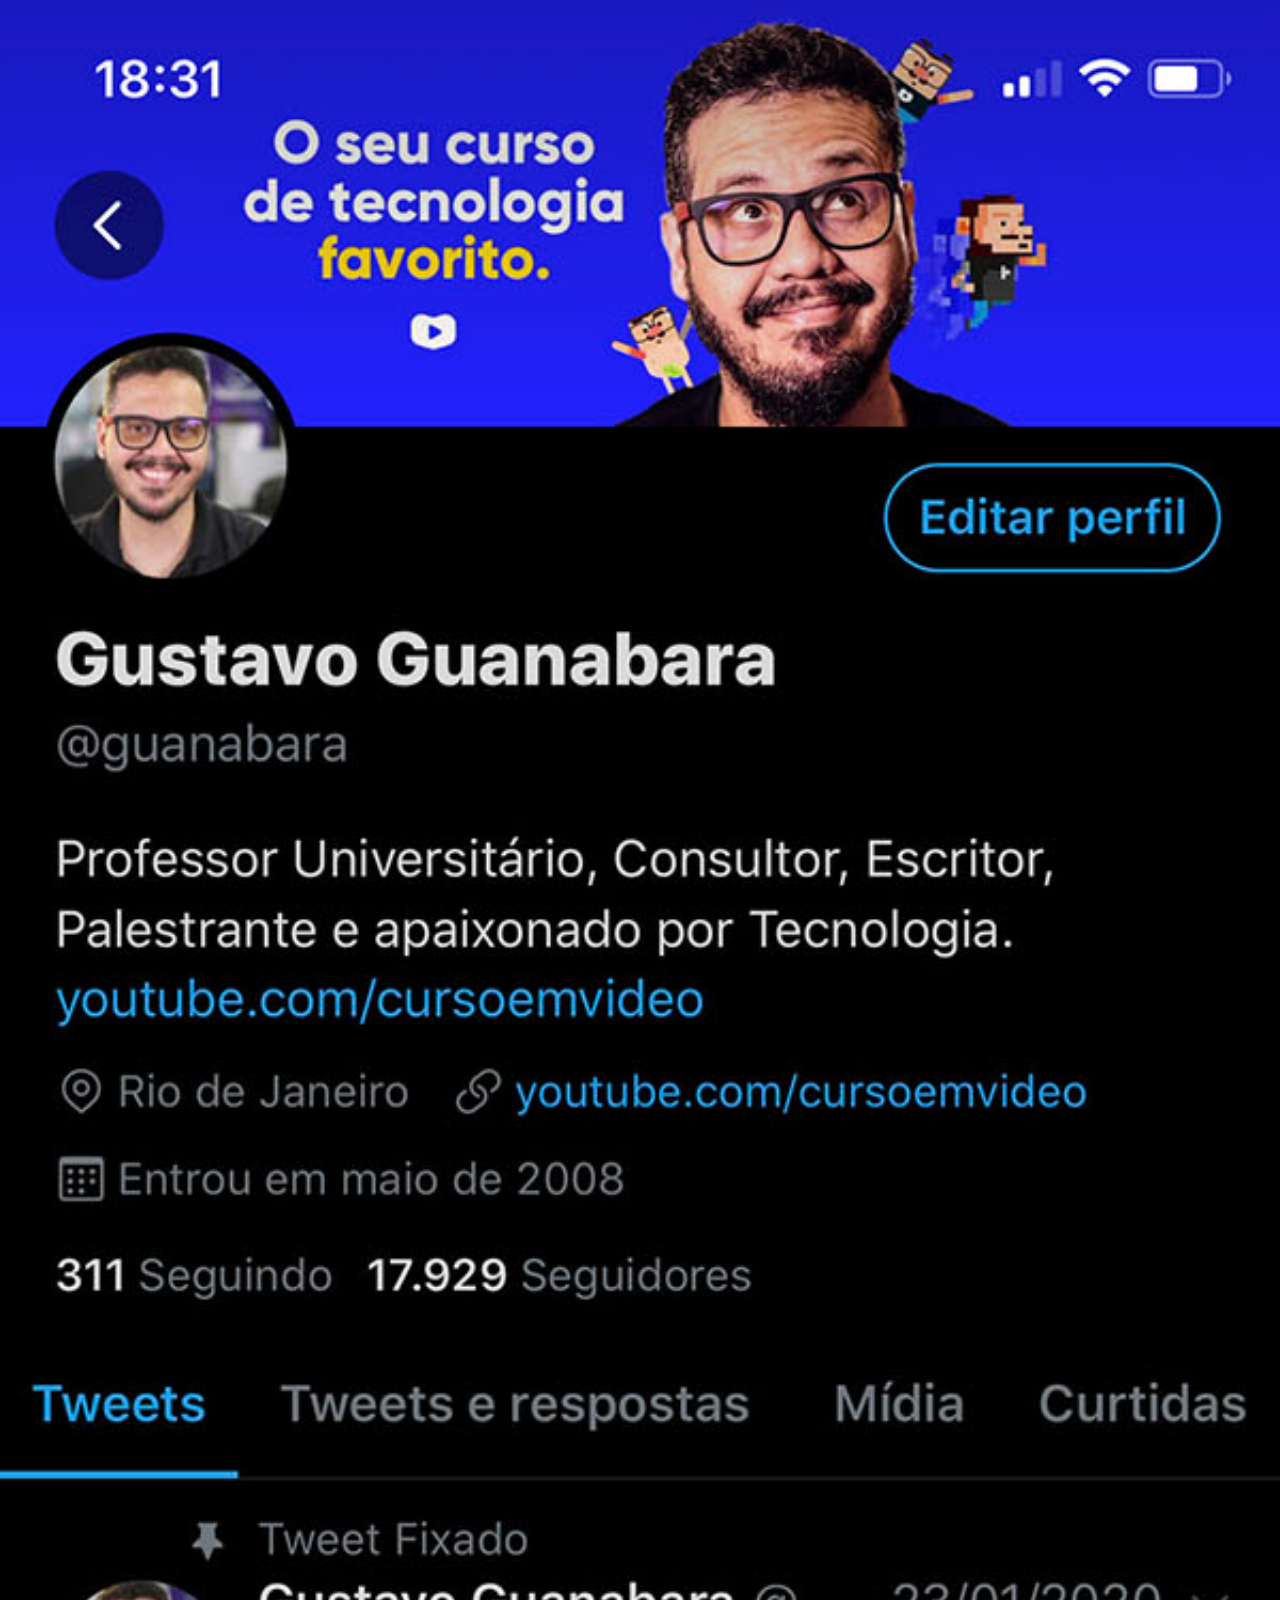
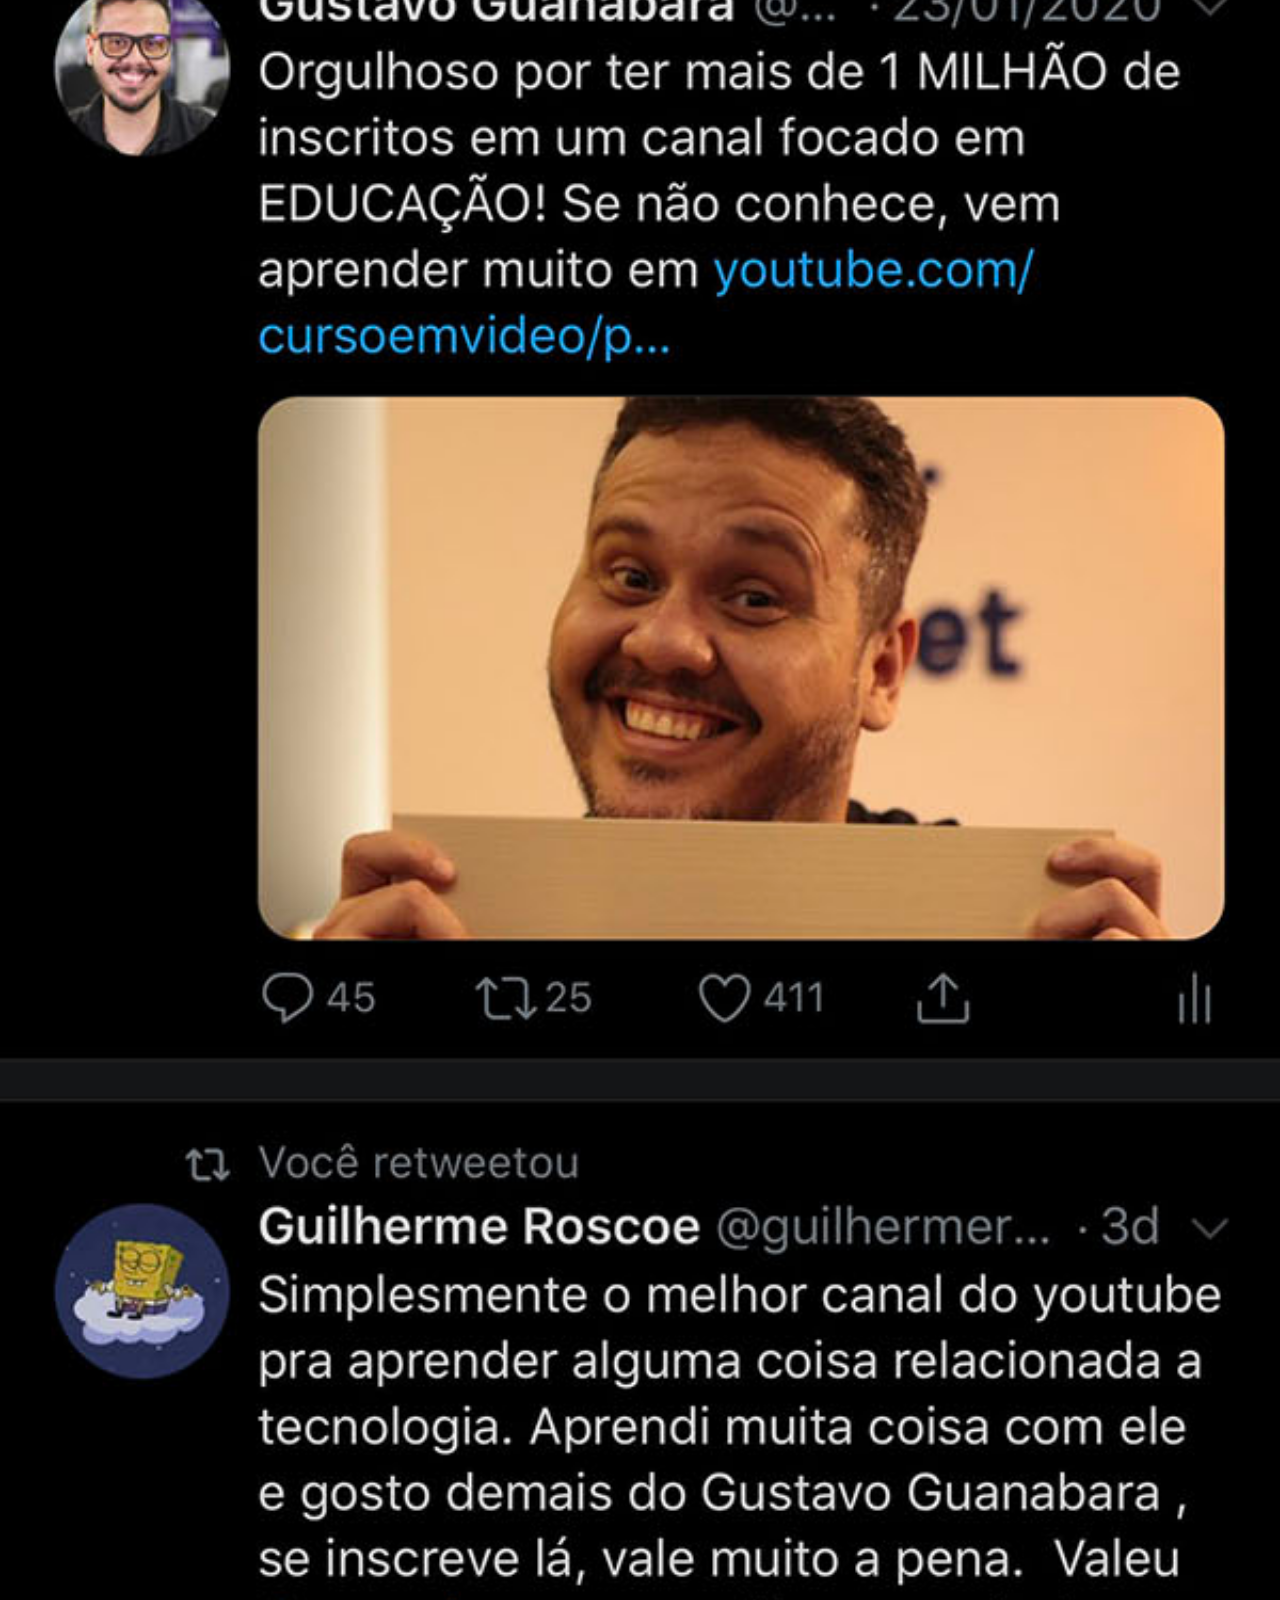
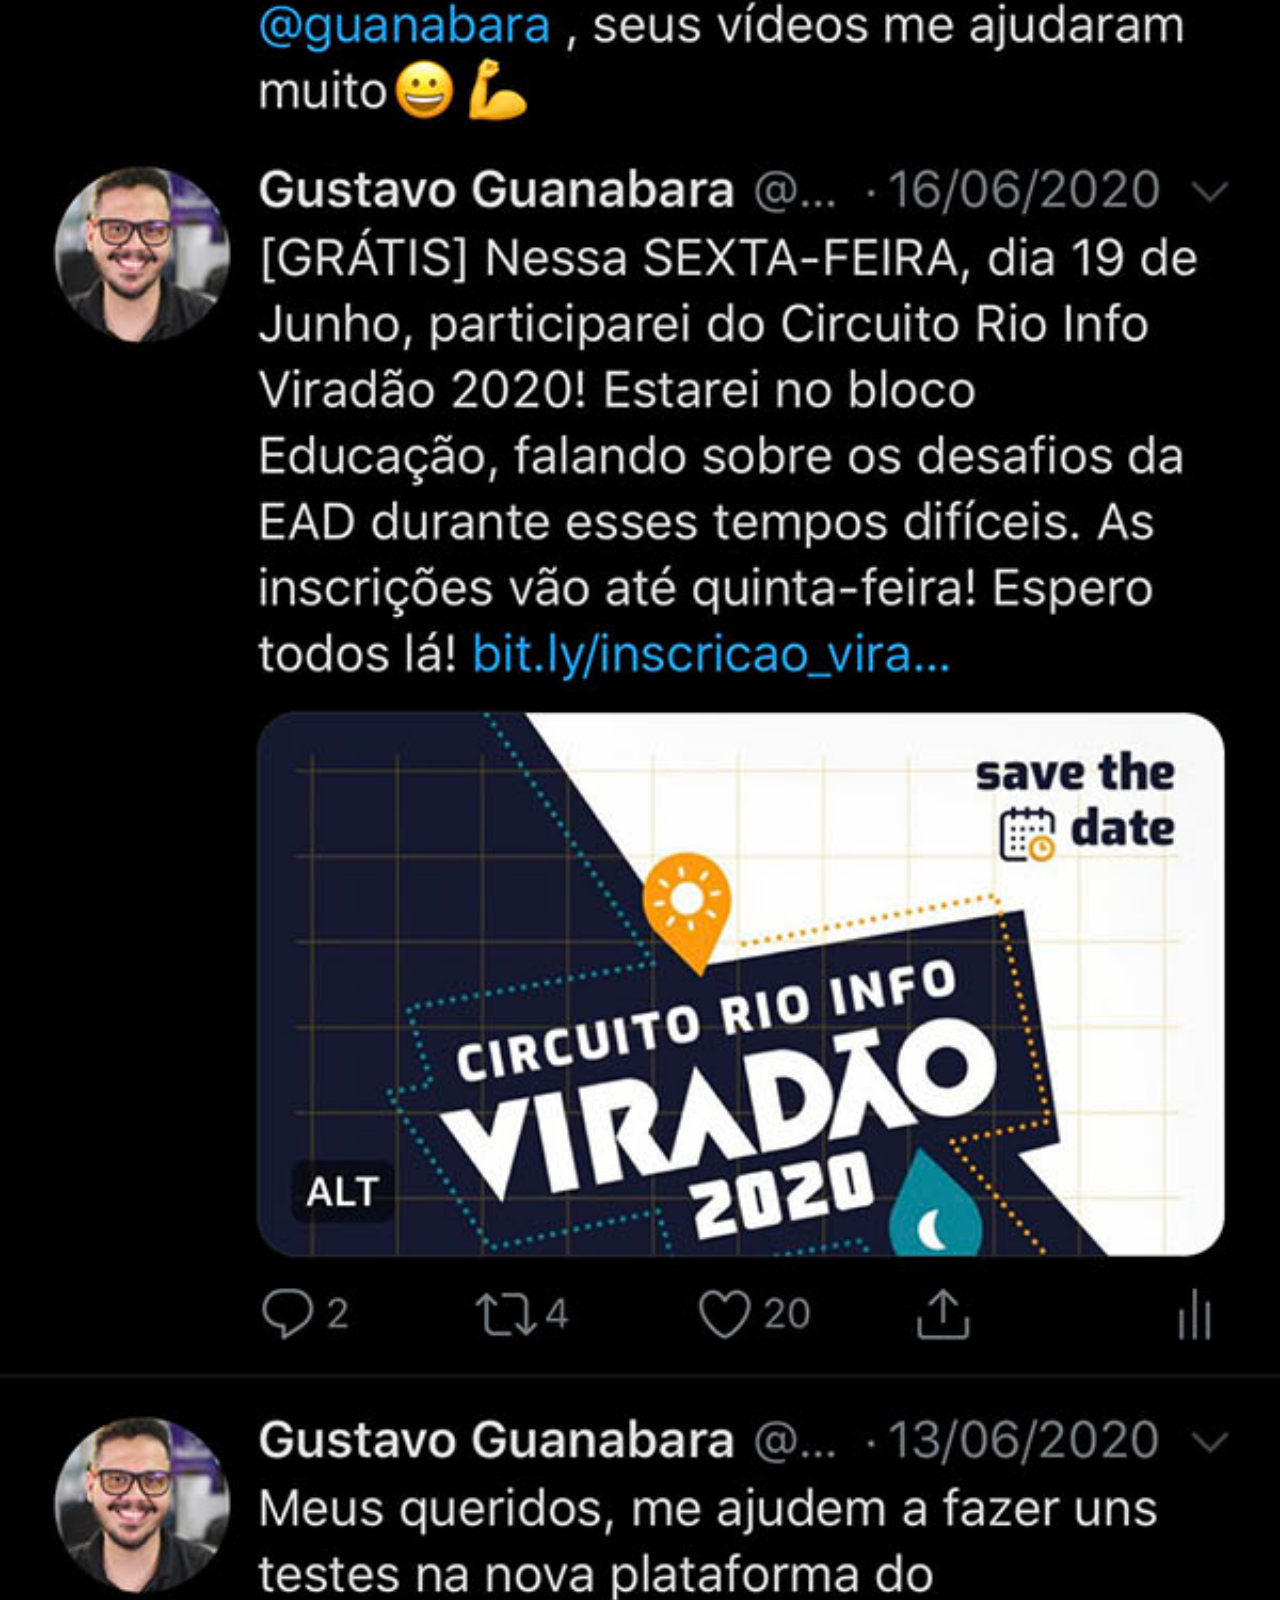
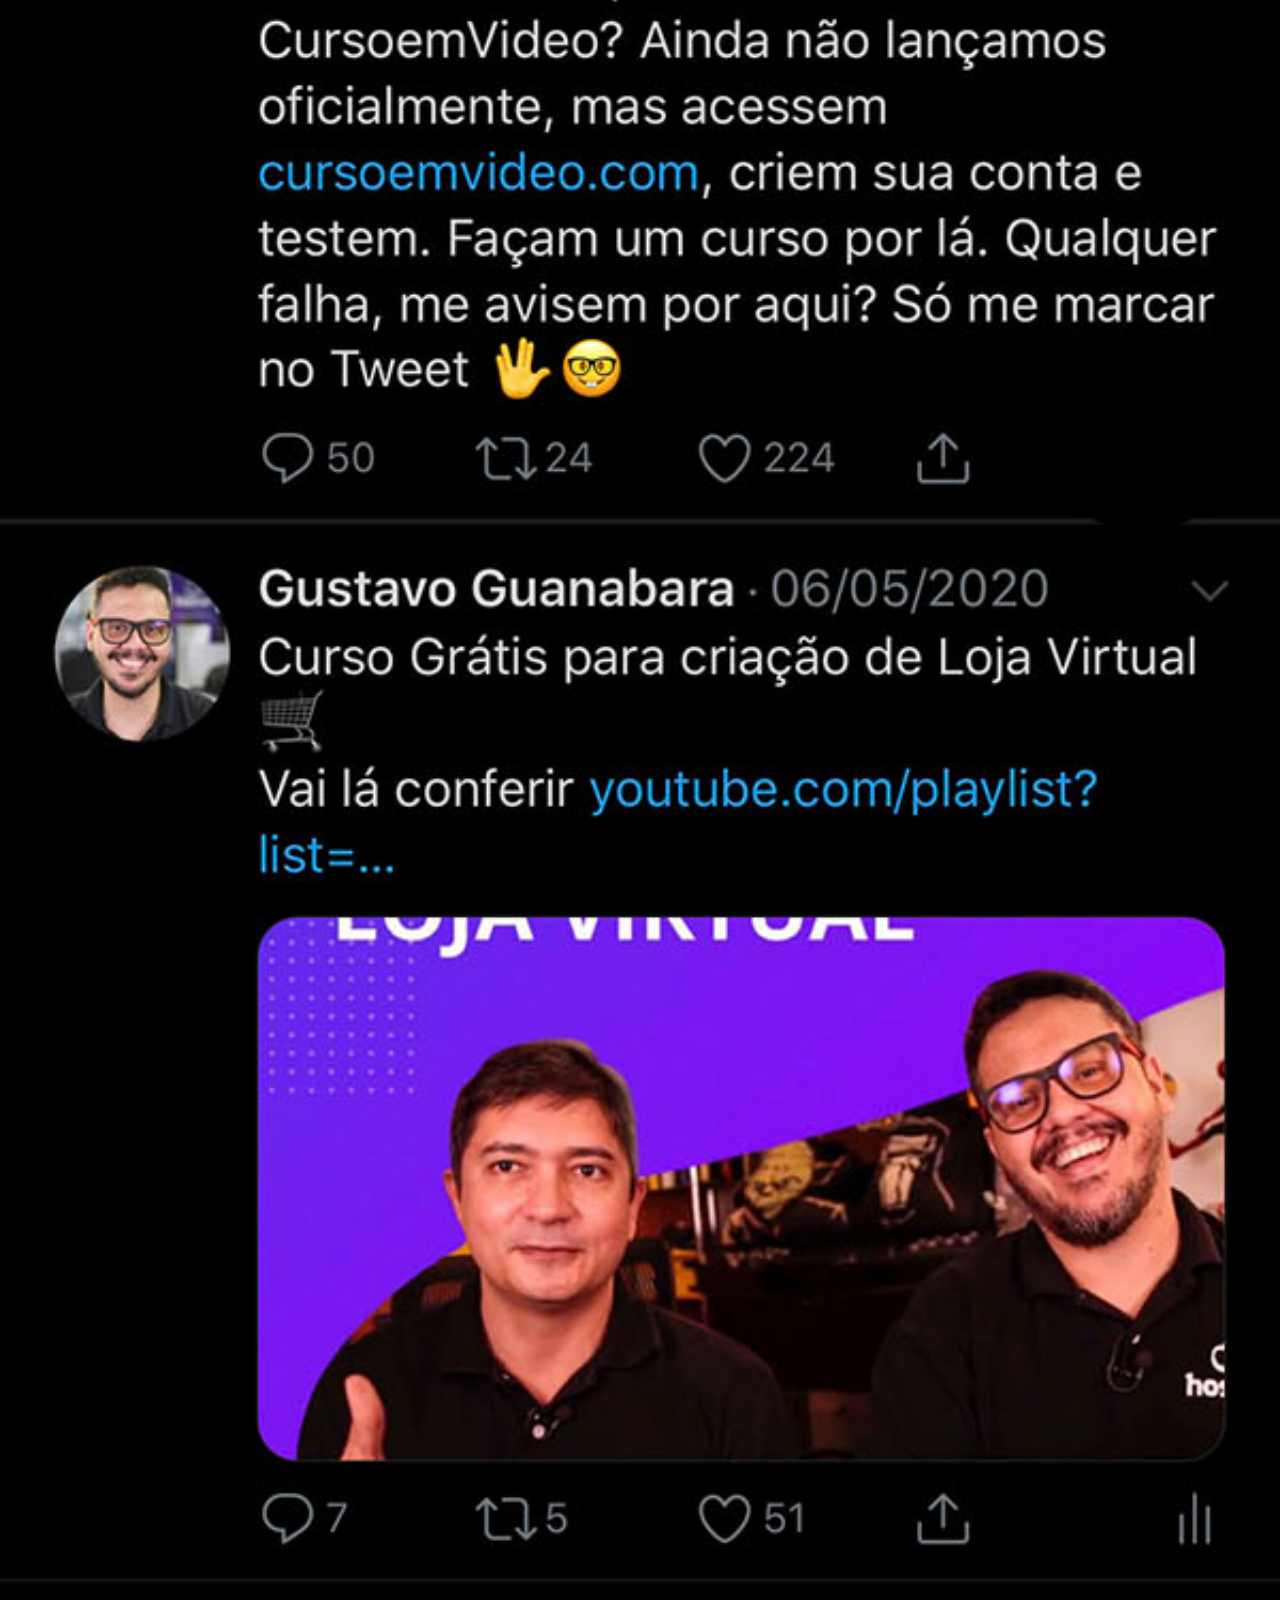
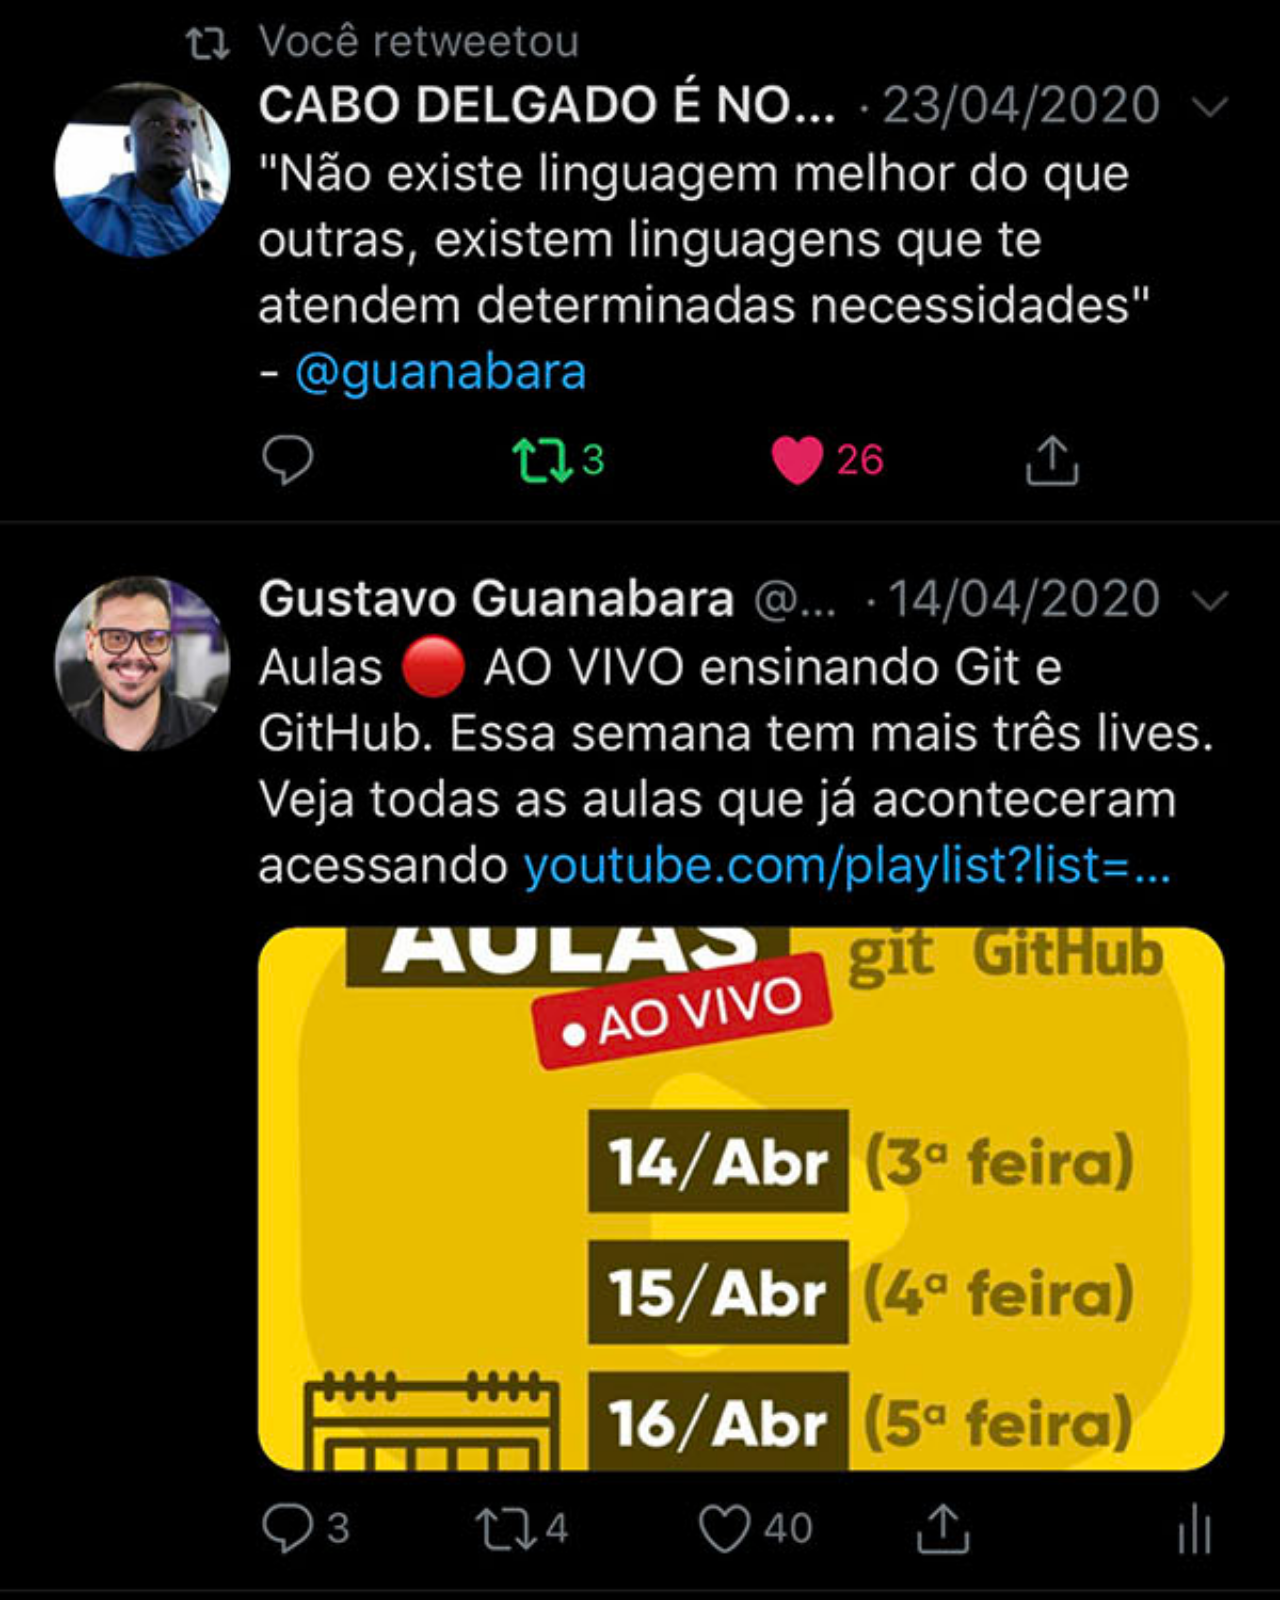
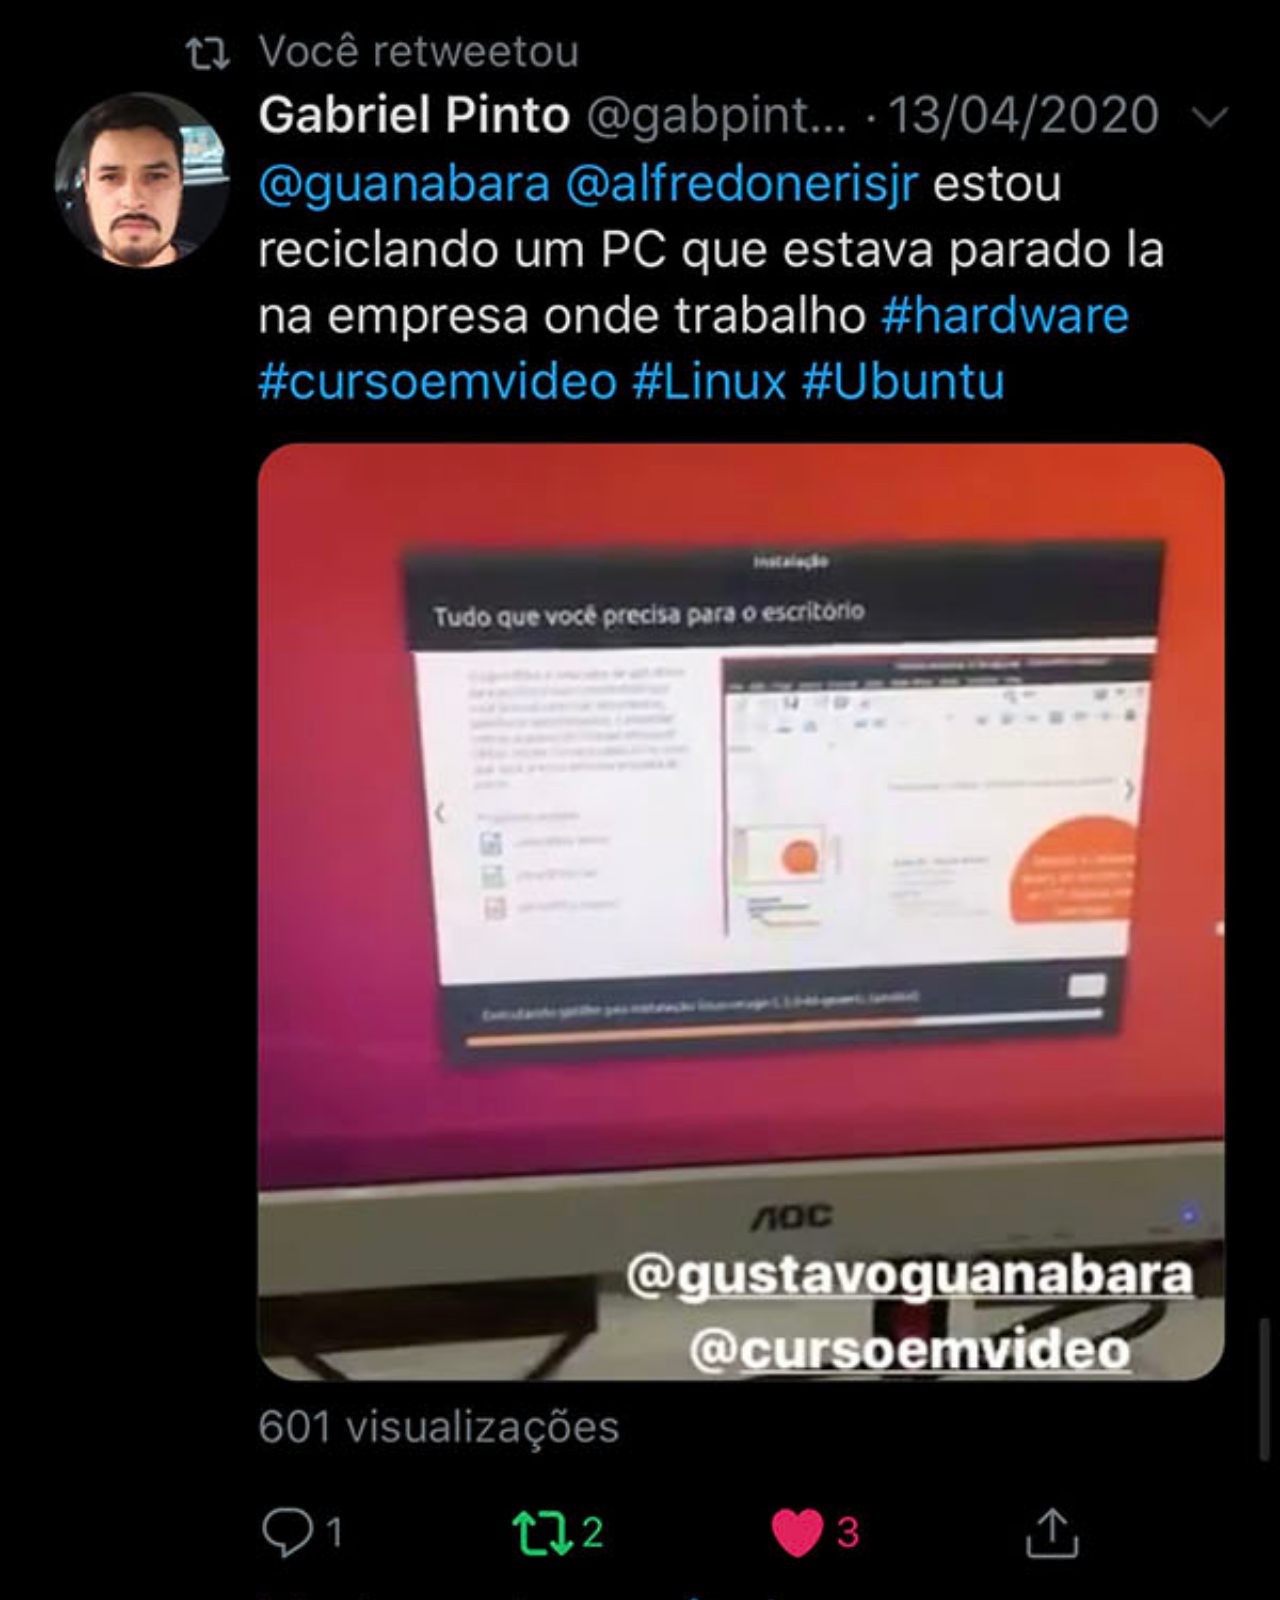
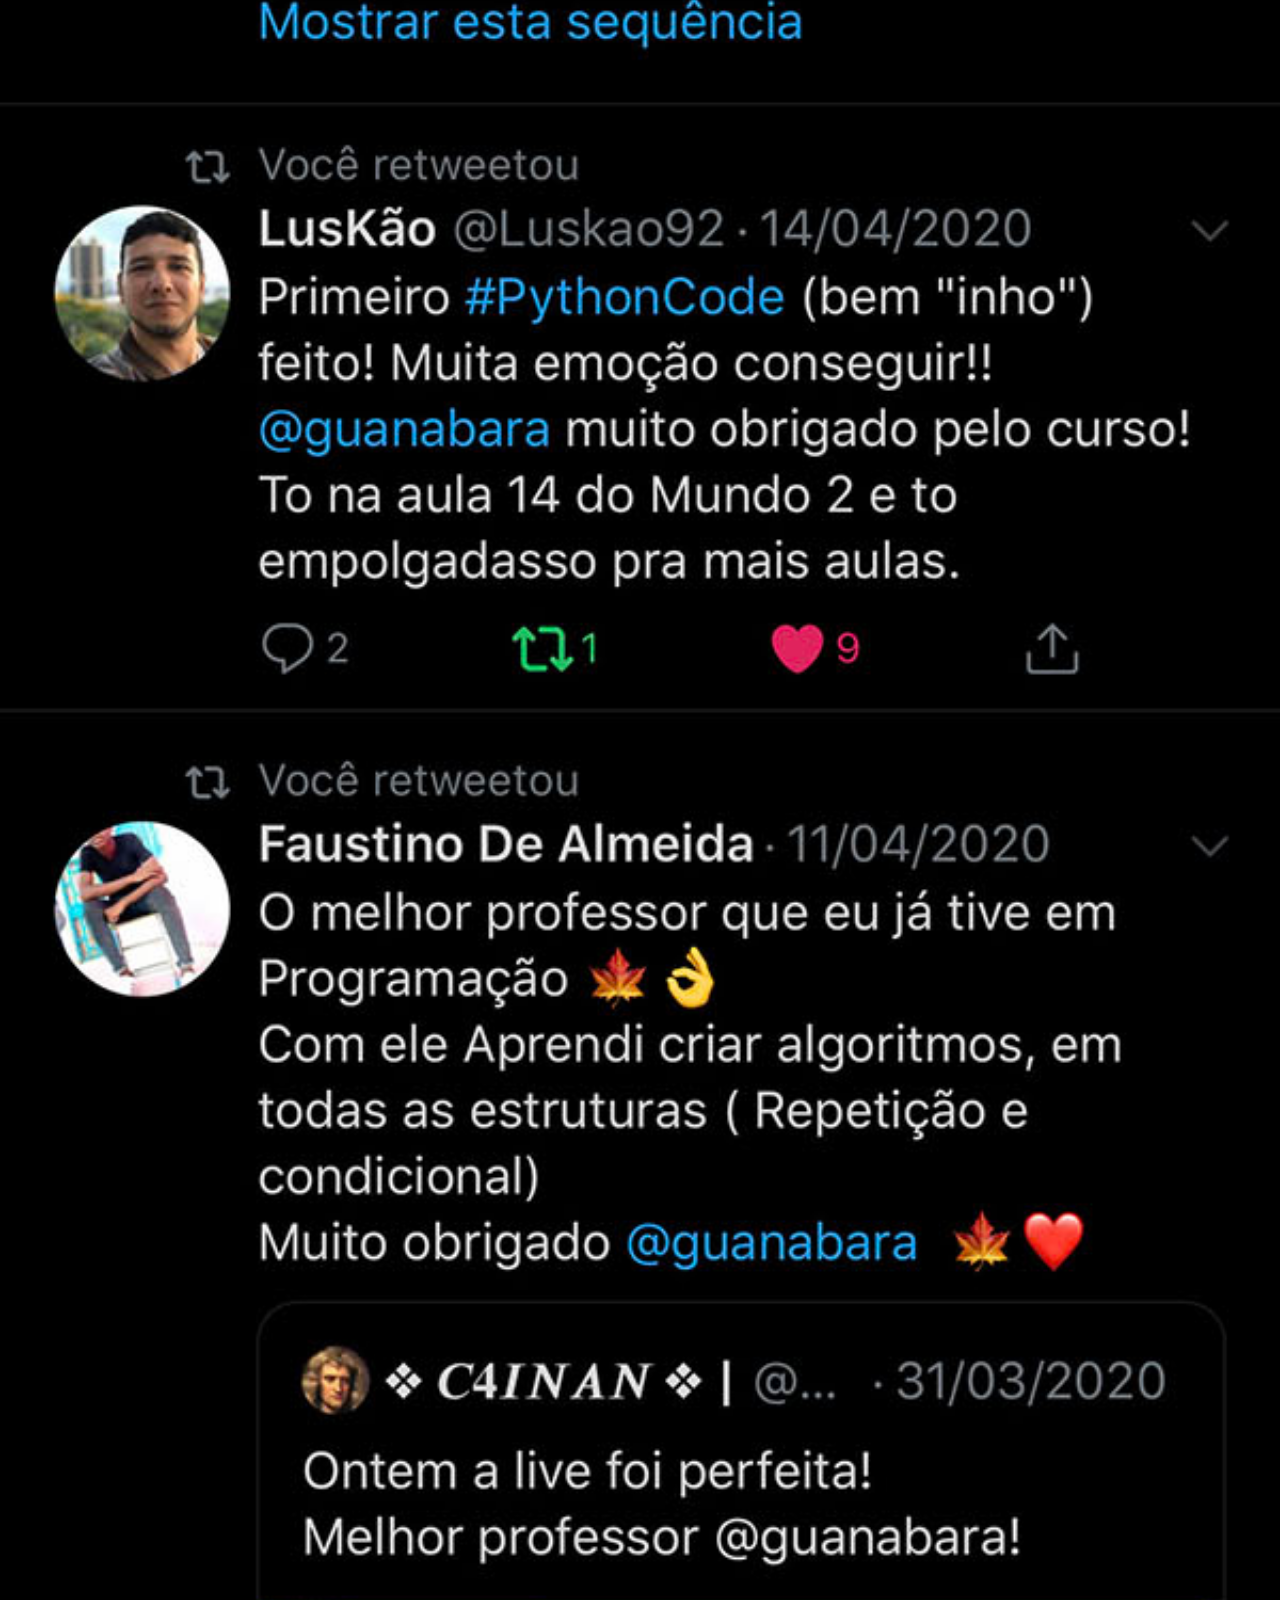
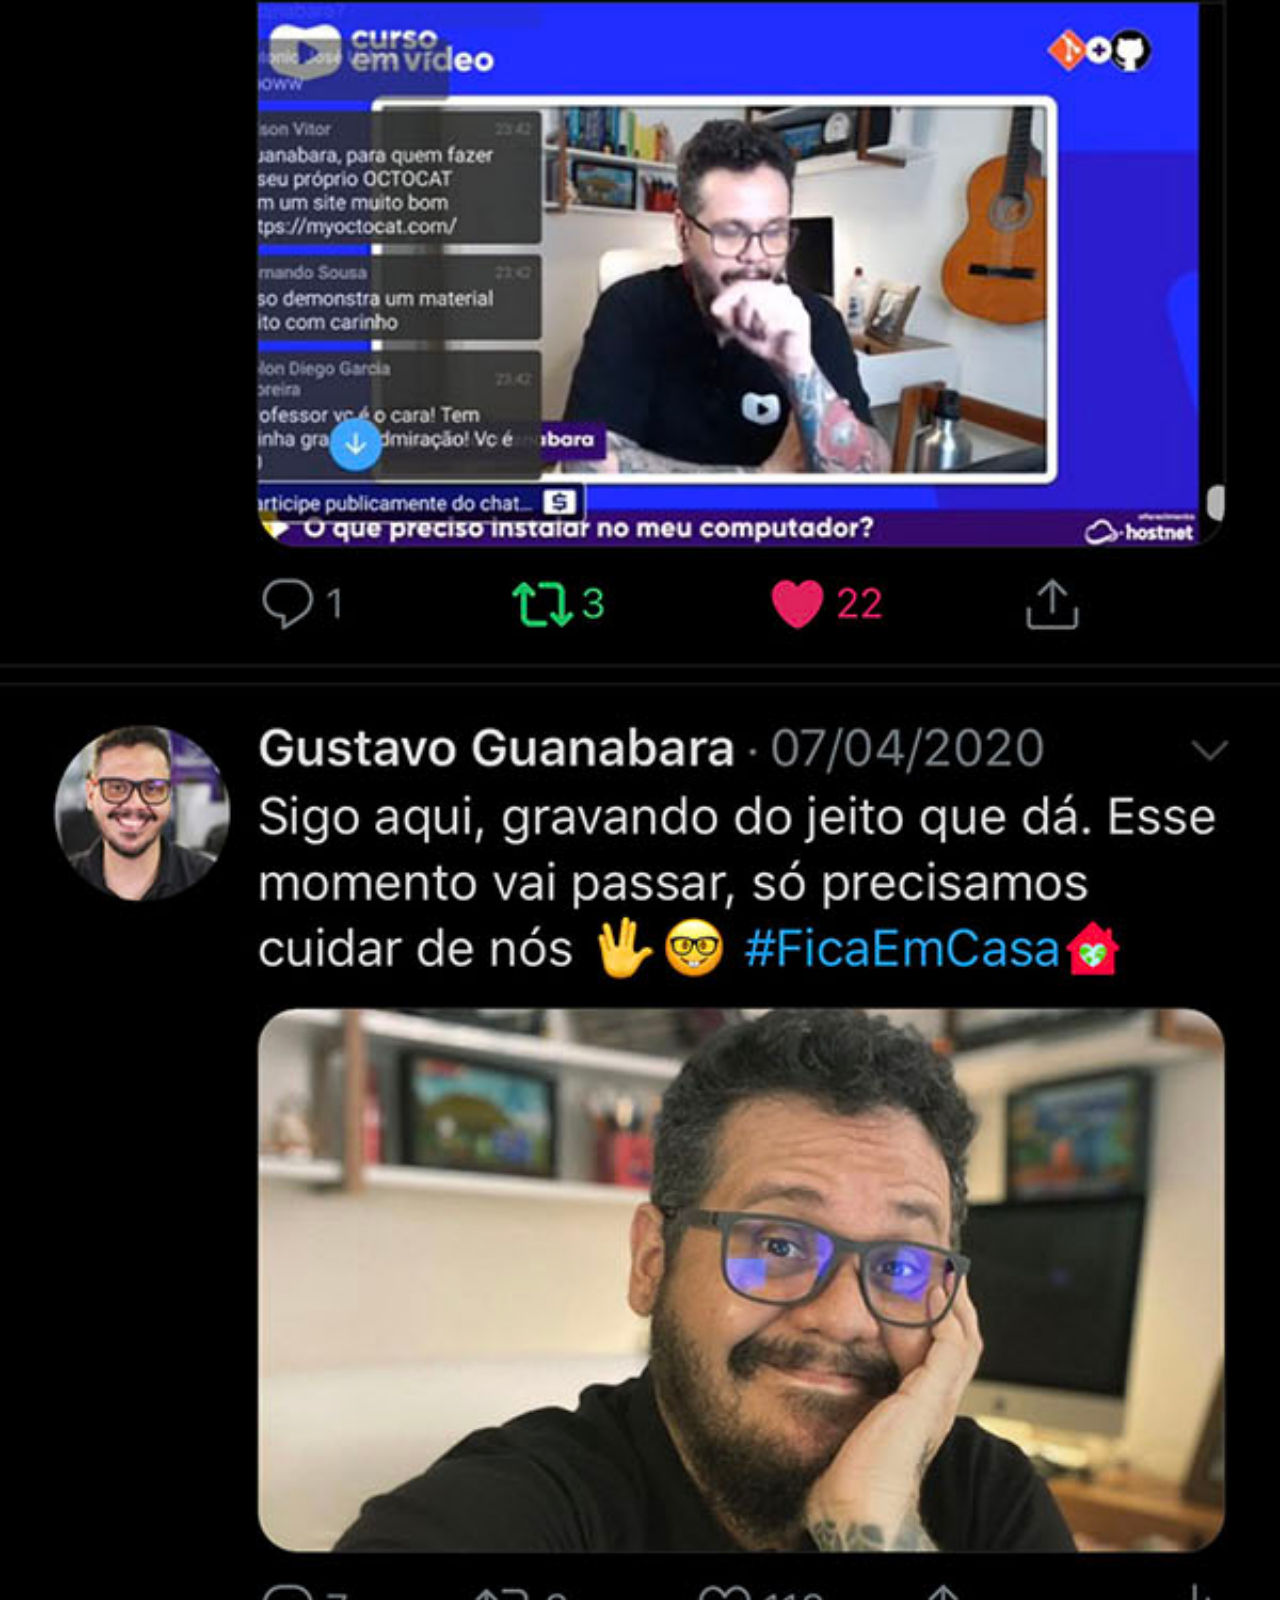
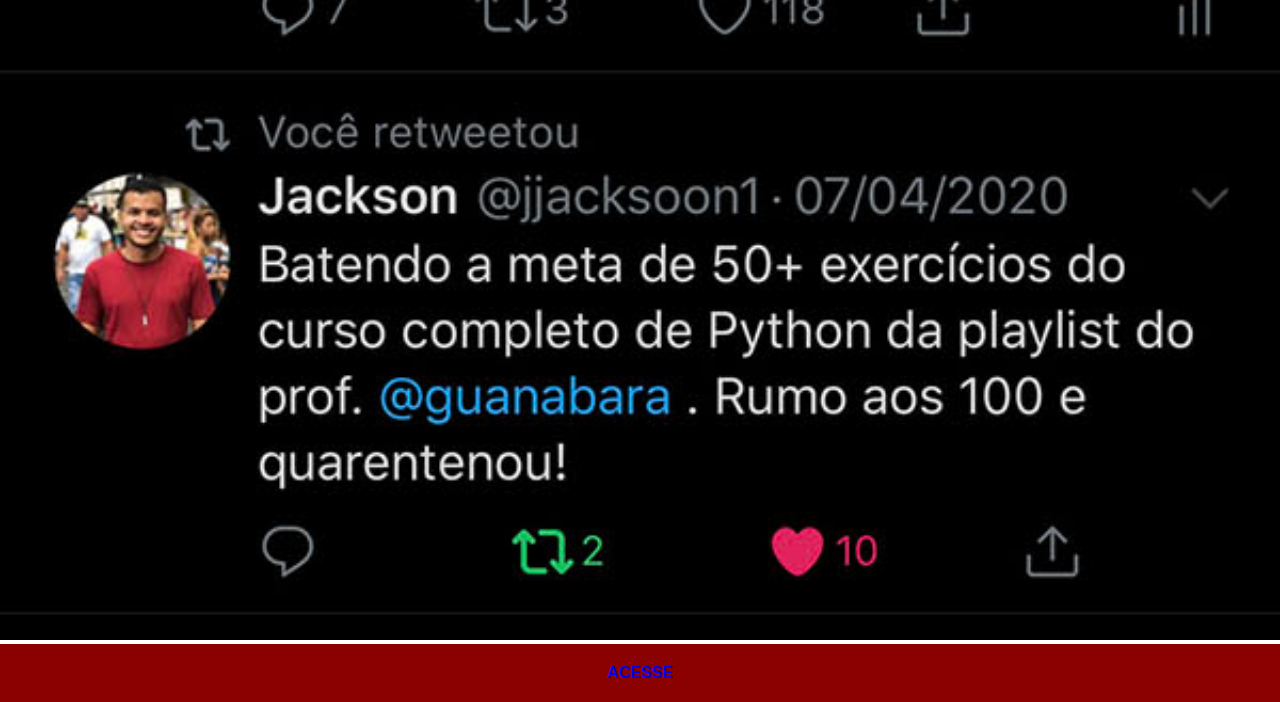
<file: twitter.html>
<!DOCTYPE html>
<html lang="pt-br">
<head>
    <meta charset="UTF-8">
    <meta name="viewport" content="width=device-width, initial-scale=1.0">
    <title>twitter</title>
    <link rel="stylesheet" href="estilos/social.css">
</head>
<body>
    <img src="imagens/tela-twitter.jpg" alt="twitter">
    <a href="https://x.com/i/flow/login">ACESSE</a>
</body>
</html>
</file>
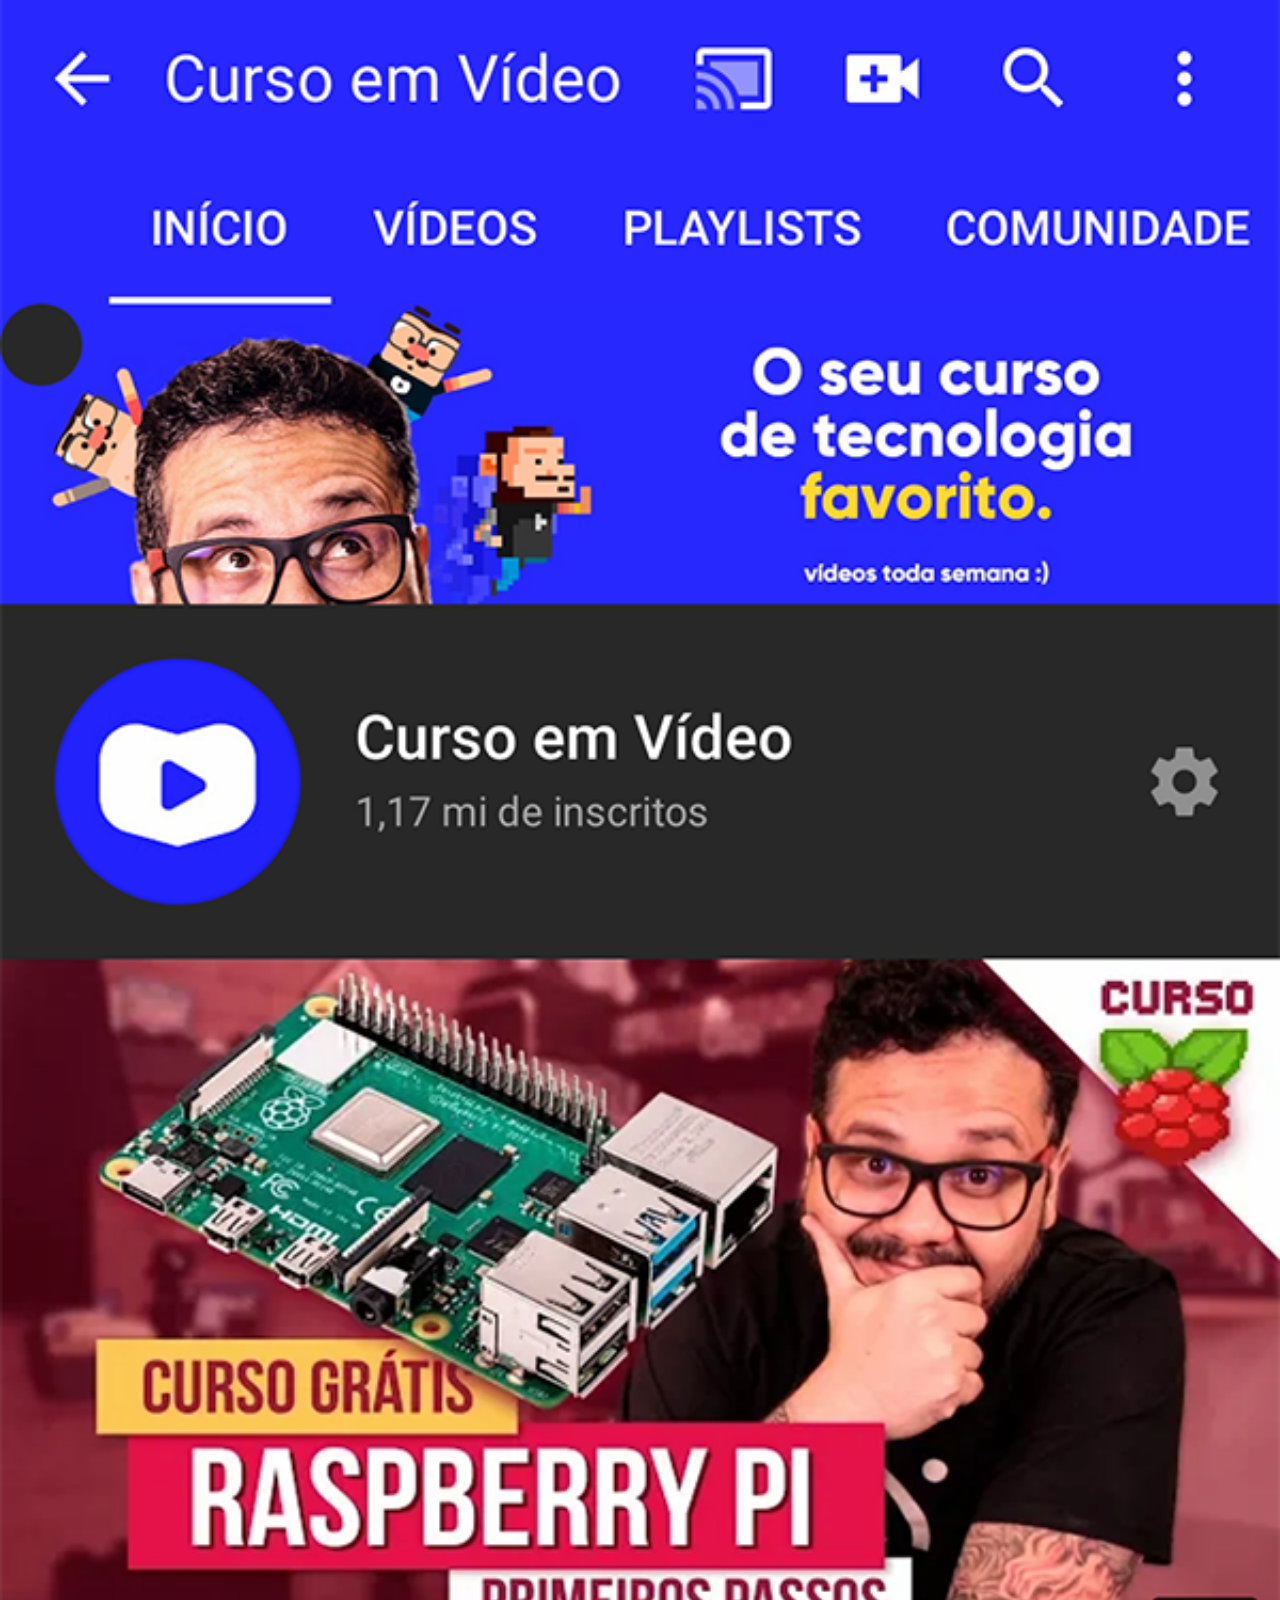
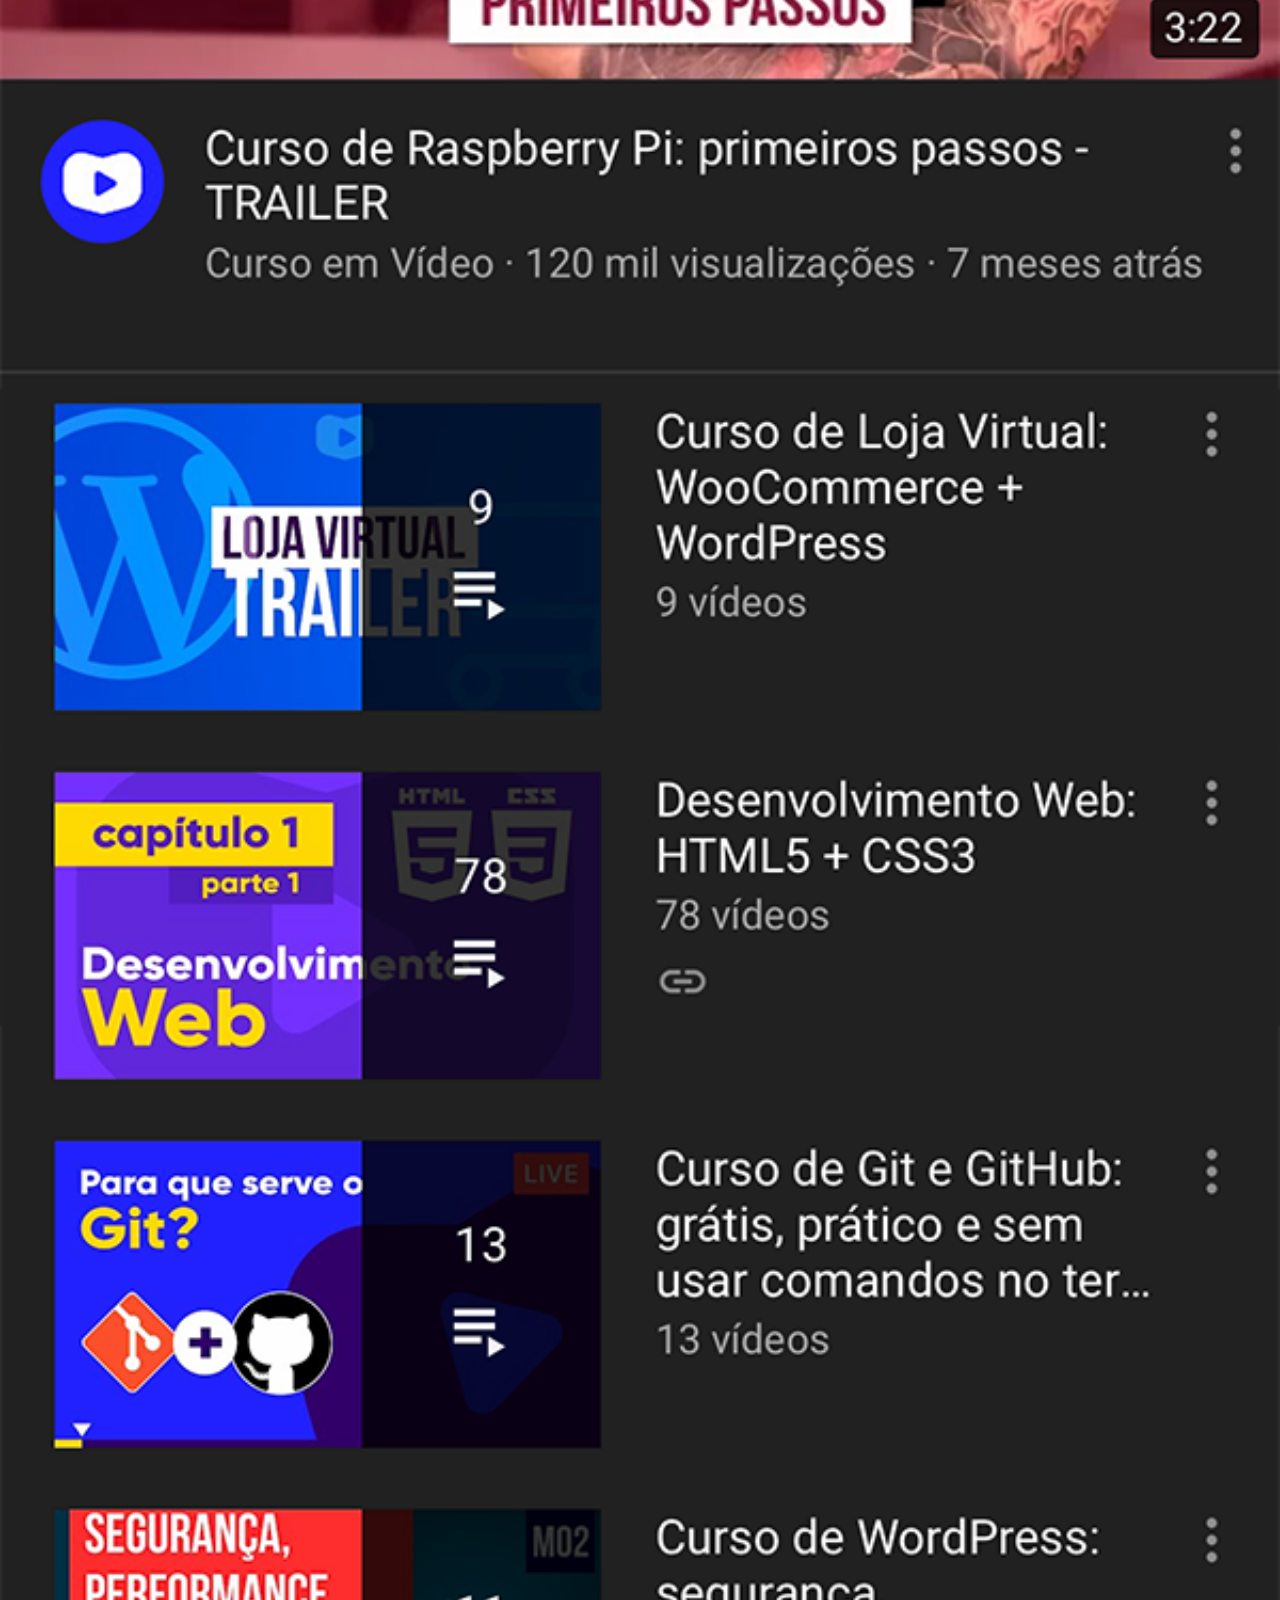
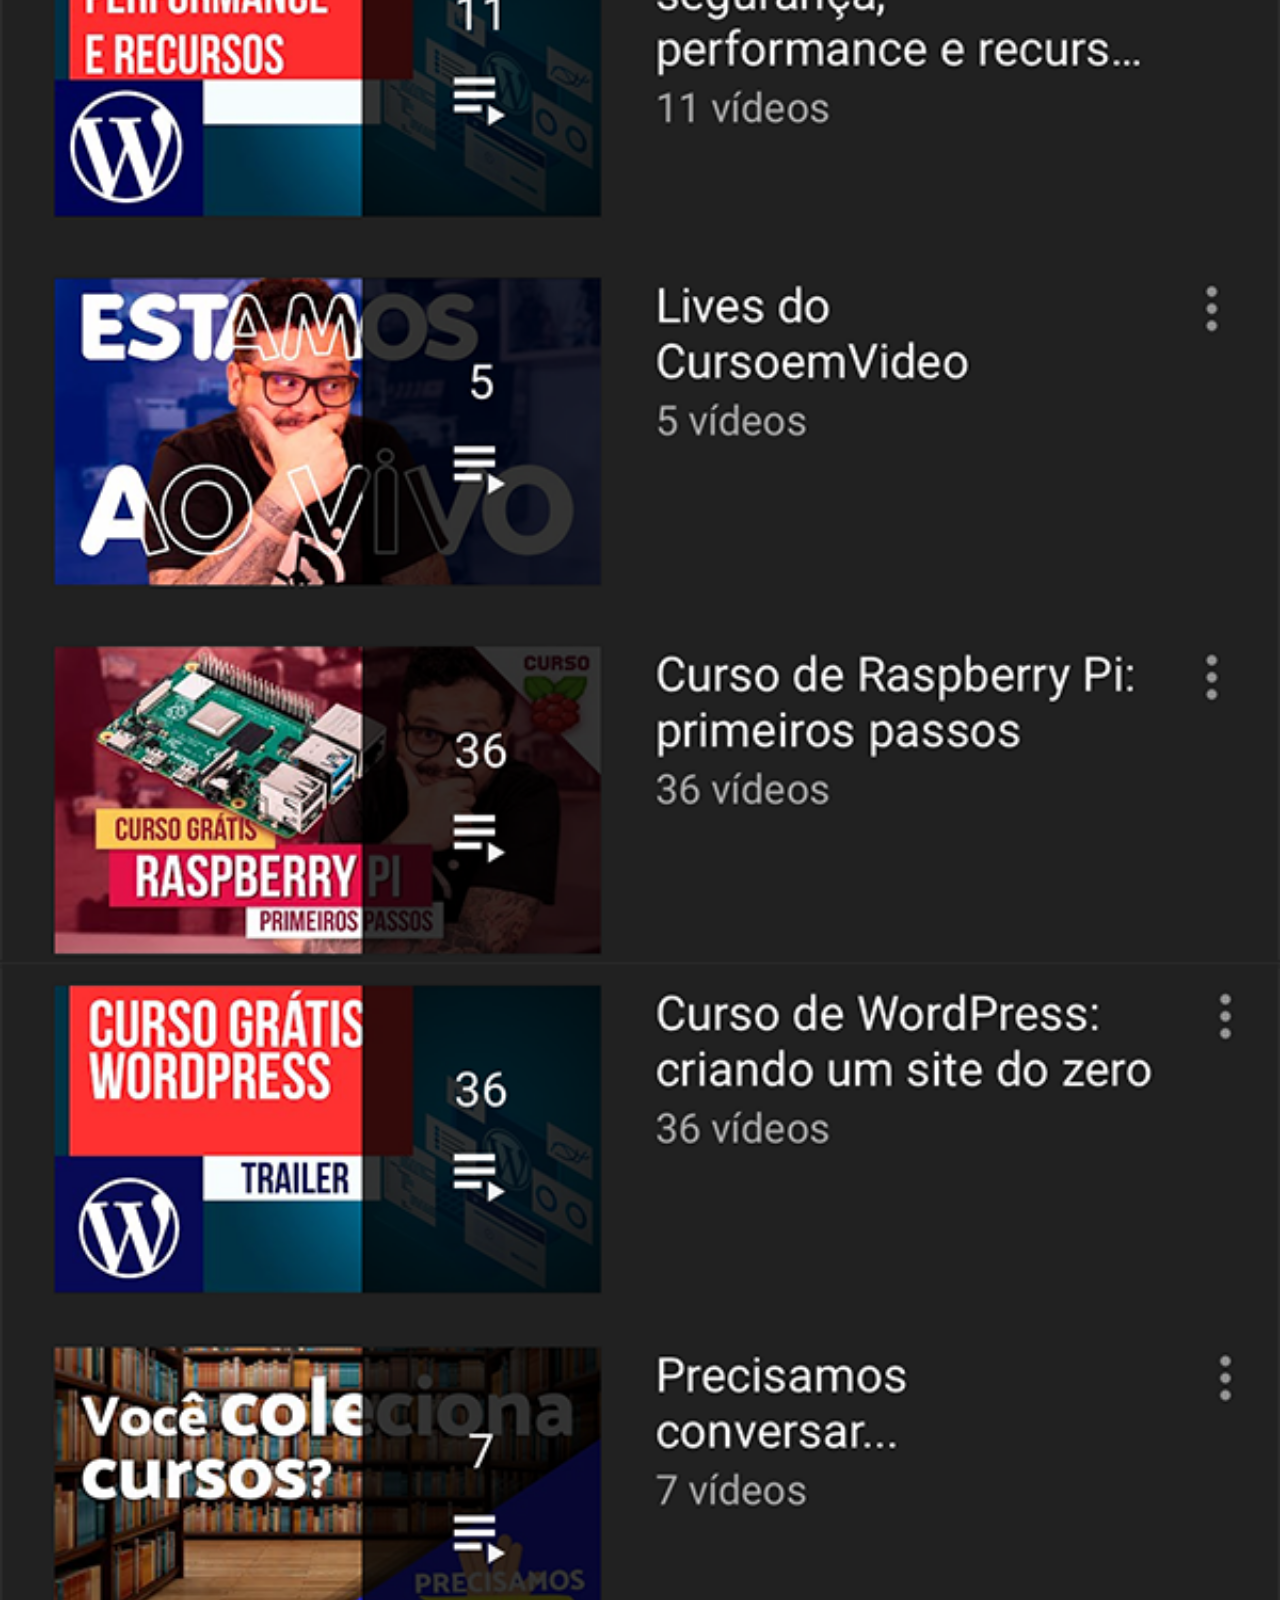
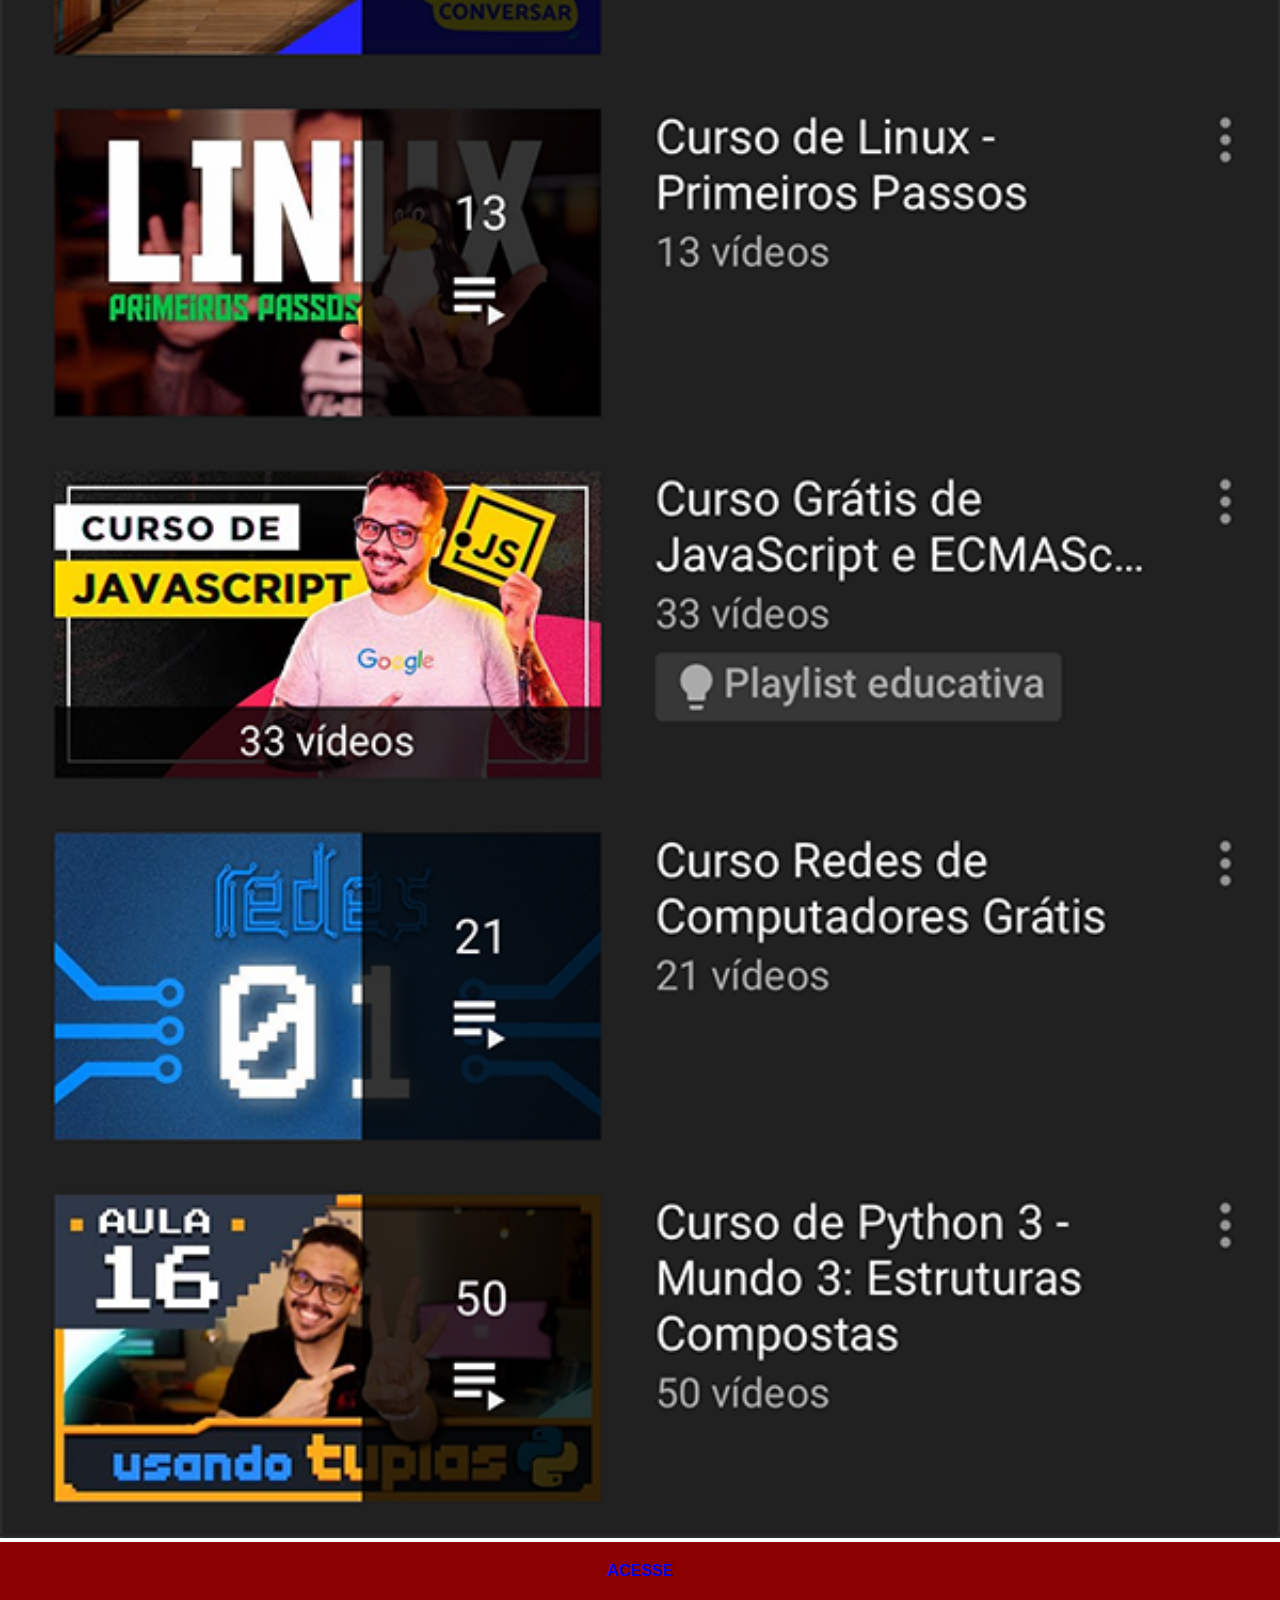
<file: youtube.html>
<!DOCTYPE html>
<html lang="pt-br">
<head>
    <meta charset="UTF-8">
    <meta name="viewport" content="width=device-width, initial-scale=1.0">
    <title>Youtube</title>
    <link rel="stylesheet" href="estilos/social.css">
</head>
<body>
    <img src="imagens/tela-youtube.png" alt="youtube">
    <a href="https://www.youtube.com/@GuilhermeAraujo-e6u" target="_blank">ACESSE</a>
</body>
</html>
</file>
<file: estilos/style.css>
@charset "pt-br";

* {
    margin: 0;
    padding: 0;
    font-family: Arial, Helvetica, sans-serif;
}

html, body {
    height: 100vh;
    width: 100vw;
    background-color: black;
}

body {
    background: url(../imagens/fundo-madeira.jpg) no-repeat top center;
    background-size: cover;
    background-attachment: fixed;

}

main {
    height: 100vh;
    position: relative;
    
}

section#telefone {
    position: absolute;
    top: 50%;
    left: 50%;
    transform: translate(-50%, -50%);

    height: 627px;
    width: 311px;
    background: url('../imagens/frame-iphone.png') no-repeat;
    
}

iframe#tela {
    position: relative;
    top: 80px;
    left: 22px;
    width: 267px;
    height: 471px;
}

section#redes-sociais {
    text-align: right;
}

section#redes-sociais  img {
    width: 50px;
    margin: 10px;
    border-radius: 50%;
    box-shadow: 2px 2px 5px rgba(0, 0, 0, 0.377);
    box-sizing: border-box;
}

section#redes-sociais img:hover {
    border: 2px solid rgba(255, 255, 255, 0.603);
    transform: translate(-10px -10px);
    box-shadow: 5px 5px 10px rgba(0, 0, 0, 0.603);
}
</file>
<file: estilos/social.css>
@charset 'UTF-8';

        * {
            margin: 0px;
            padding: 0px;
            font-family: Arial, Helvetica, sans-serif;
        }

        ::-webkit-scrollbar {
            width: 0px;
            height: 0px;
        }

        img {
            width: 100vw;

        }

        a {
            display: block;
            background-color: darkred;
            padding: 20px;
            text-align: center;
            font-weight: bolder;
            text-decoration: none;
        }

        a:hover {
            background-color: red;
        }
</file>
